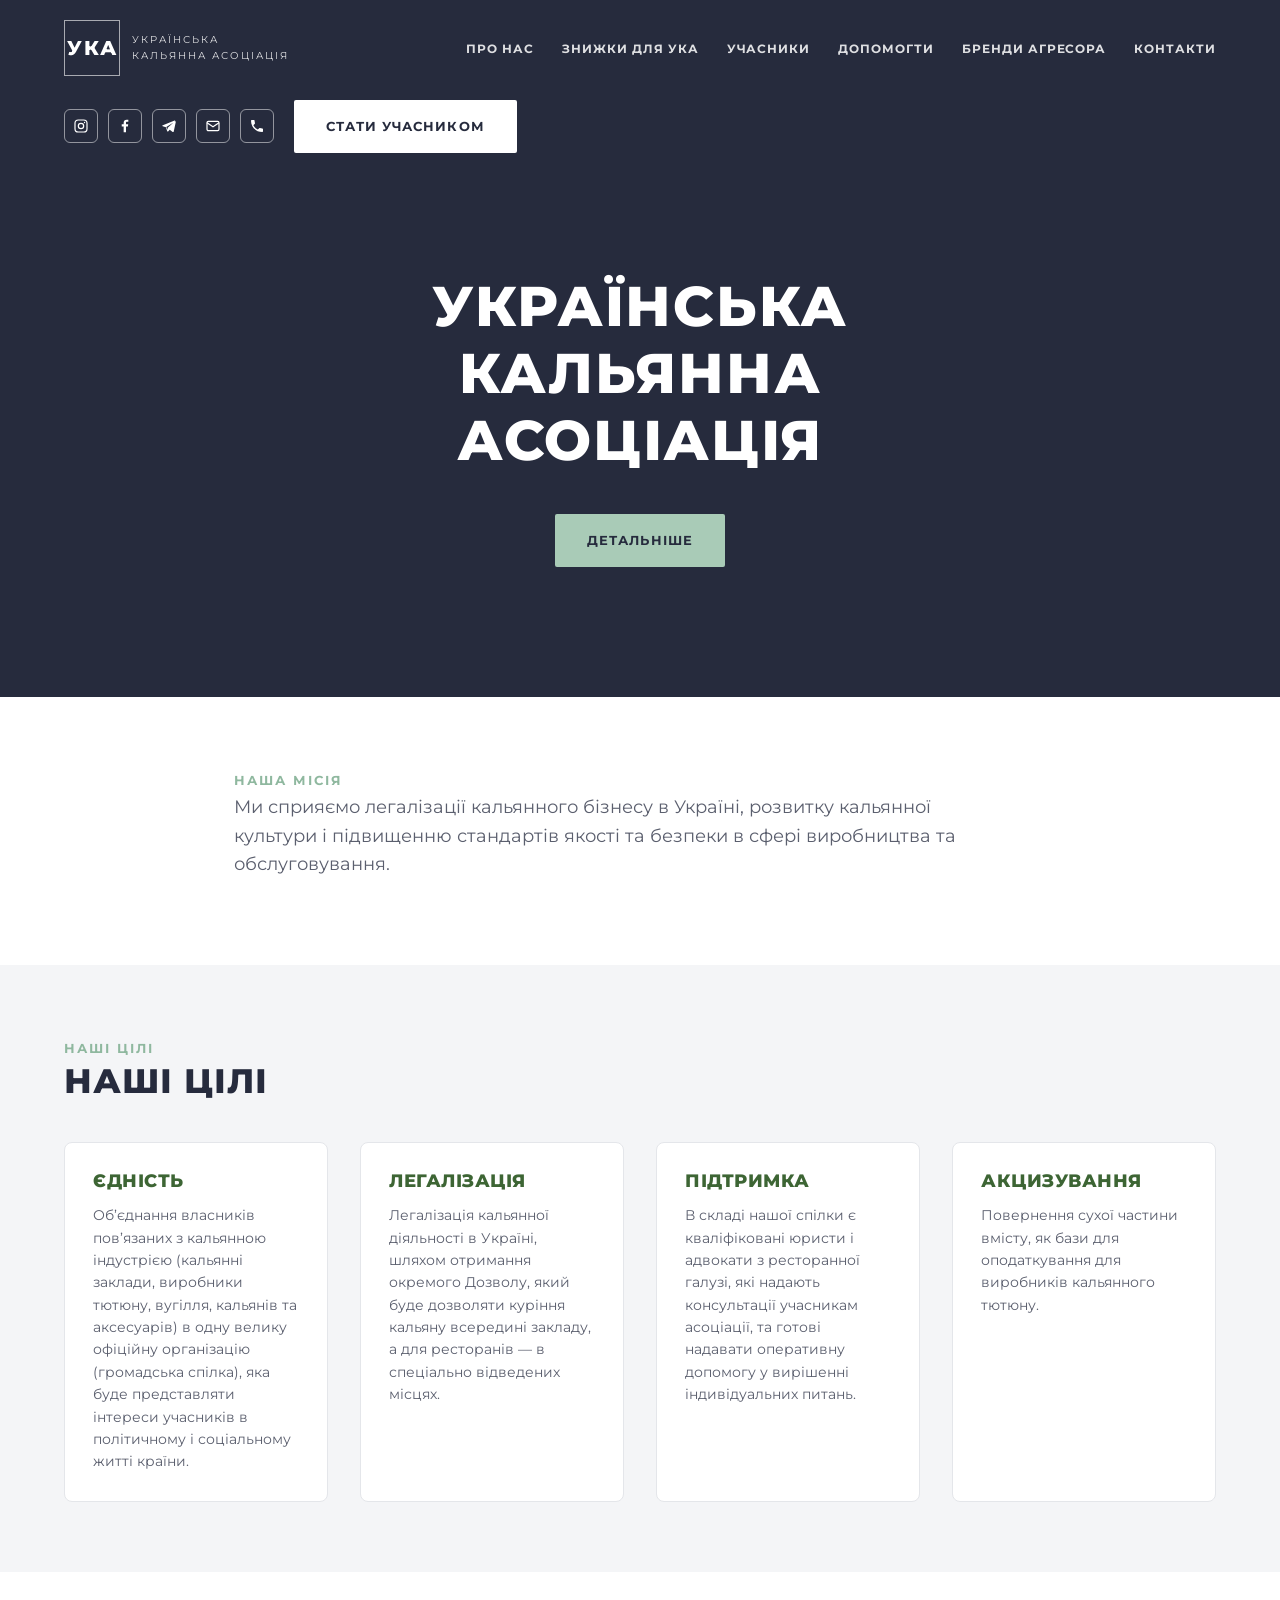
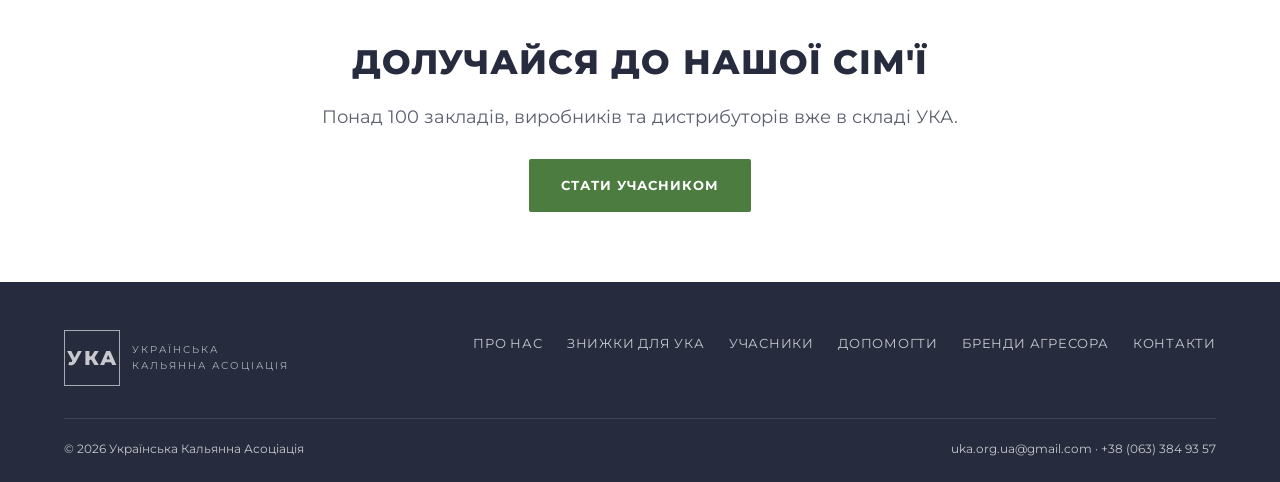
<file: index.html>
<!DOCTYPE html>
<html lang="uk">
<head>
<meta charset="UTF-8">
<meta name="viewport" content="width=device-width, initial-scale=1.0">
<title>Українська Кальянна Асоціація</title>
<meta name="description" content="УКА — спільнота власників кальянного бізнесу в Україні. Легалізація, єдність, підтримка та акцизування галузі.">
<link rel="icon" href="assets/img/favicon.svg">
<link rel="preconnect" href="https://fonts.googleapis.com">
<link href="https://fonts.googleapis.com/css2?family=Montserrat:wght@500;700;800&display=swap" rel="stylesheet">
<link rel="stylesheet" href="assets/css/style.css">
</head>
<body>

<header class="site-header">
  <div class="container header-inner">
    <a href="index.html" class="logo">
      <span class="logo-mark">УКА</span>
      <span class="logo-text">українська<br>кальянна асоціація</span>
    </a>
    <nav class="main-nav">
      <ul>
        <li><a href="about.html">Про нас</a></li>
        <li><a href="partners.html">Знижки для УКА</a></li>
        <li><a href="members.html">Учасники</a></li>
        <li><a href="donate.html">Допомогти</a></li>
        <li><a href="brands.html">Бренди агресора</a></li>
        <li><a href="contact.html">Контакти</a></li>
      </ul>
    </nav>
    <div class="header-actions">
      <ul class="socials">
        <li><a href="https://www.instagram.com/uka.co.ua/" target="_blank" rel="noopener" aria-label="Instagram"><svg viewBox="0 0 24 24" fill="none" stroke="currentColor" stroke-width="1.8"><rect x="3" y="3" width="18" height="18" rx="5"/><circle cx="12" cy="12" r="4"/><circle cx="17.3" cy="6.7" r="1" fill="currentColor" stroke="none"/></svg></a></li>
        <li><a href="https://www.facebook.com/profile.php?id=100087682536276" target="_blank" rel="noopener" aria-label="Facebook"><svg viewBox="0 0 24 24" fill="currentColor"><path d="M13.5 21.5v-8.6h2.9l.4-3.4h-3.3V7.3c0-1 .3-1.6 1.7-1.6h1.8V2.7c-.3 0-1.4-.1-2.6-.1-2.6 0-4.4 1.6-4.4 4.5v2.4H7.1v3.4h2.9v8.6h3.5z"/></svg></a></li>
        <li><a href="https://t.me/uka_org" target="_blank" rel="noopener" aria-label="Telegram"><svg viewBox="0 0 24 24" fill="currentColor"><path d="M21.4 3.4 2.8 10.8c-1.2.5-1.2 1.2-.2 1.5l4.8 1.5 1.8 5.6c.2.6.5.8.9.8.4 0 .6-.2.9-.5l2.1-2 4.4 3.2c.8.5 1.4.2 1.6-.7l3-14c.3-1.2-.5-1.7-1.7-1.3ZM8 13.5l9-5.7c.4-.3.8-.1.5.2l-7.4 6.6-.3 3.2z"/></svg></a></li>
        <li><a href="mailto:uka.org.ua@gmail.com" aria-label="Email"><svg viewBox="0 0 24 24" fill="none" stroke="currentColor" stroke-width="1.8"><rect x="3" y="5" width="18" height="14" rx="2"/><path d="M3 7l9 6 9-6"/></svg></a></li>
        <li><a href="tel:+380633849357" aria-label="Телефон"><svg viewBox="0 0 24 24" fill="currentColor"><path d="M6.6 10.8c1.4 2.8 3.8 5.1 6.6 6.6l2.2-2.2c.3-.3.7-.4 1-.2 1.1.4 2.3.6 3.6.6.6 0 1 .4 1 1V20c0 .6-.4 1-1 1C10.5 21 3 13.5 3 4c0-.6.4-1 1-1h3.4c.6 0 1 .4 1 1 0 1.3.2 2.5.6 3.6.1.4 0 .8-.3 1L6.6 10.8Z"/></svg></a></li>
      </ul>
      <a href="become-member.html" class="btn btn-white">Стати учасником</a>
      <button class="nav-toggle" aria-label="Меню">☰</button>
    </div>
  </div>
</header>

<section class="hero">
  <div class="container">
    <h1>Українська<br>Кальянна<br>Асоціація</h1>
    <a href="about.html" class="btn btn-mint">Детальніше</a>
  </div>
</section>

<section>
  <div class="container section-narrow">
    <span class="eyebrow">Наша місія</span>
    <p class="lead">Ми сприяємо легалізації кальянного бізнесу в Україні, розвитку кальянної культури і підвищенню стандартів якості та безпеки в сфері виробництва та обслуговування.</p>
  </div>
</section>

<section class="section-alt">
  <div class="container">
    <span class="eyebrow">Наші цілі</span>
    <h2>Наші цілі</h2>
    <div class="goals-grid">
      <div class="goal-card">
        <h3>Єдність</h3>
        <p>Об’єднання власників пов’язаних з кальянною індустрією (кальянні заклади, виробники тютюну, вугілля, кальянів та аксесуарів) в одну велику офіційну організацію (громадська спілка), яка буде представляти інтереси учасників в політичному і соціальному житті країни.</p>
      </div>
      <div class="goal-card">
        <h3>Легалізація</h3>
        <p>Легалізація кальянної діяльності в Україні, шляхом отримання окремого Дозволу, який буде дозволяти куріння кальяну всередині закладу, а для ресторанів — в спеціально відведених місцях.</p>
      </div>
      <div class="goal-card">
        <h3>Підтримка</h3>
        <p>В складі нашої спілки є кваліфіковані юристи і адвокати з ресторанної галузі, які надають консультації учасникам асоціації, та готові надавати оперативну допомогу у вирішенні індивідуальних питань.</p>
      </div>
      <div class="goal-card">
        <h3>Акцизування</h3>
        <p>Повернення сухої частини вмісту, як бази для оподаткування для виробників кальянного тютюну.</p>
      </div>
    </div>
  </div>
</section>

<section>
  <div class="container" style="text-align:center;">
    <h2>Долучайся до нашої сім'ї</h2>
    <p class="lead" style="margin:0 auto 28px;">Понад 100 закладів, виробників та дистрибуторів вже в складі УКА.</p>
    <a href="become-member.html" class="btn" style="background:var(--green); color:#fff;">Стати учасником</a>
  </div>
</section>

<footer class="site-footer">
  <div class="container">
    <div class="footer-top">
      <div class="logo">
        <span class="logo-mark">УКА</span>
        <span class="logo-text">українська<br>кальянна асоціація</span>
      </div>
      <nav class="footer-nav">
        <ul>
          <li><a href="about.html">Про нас</a></li>
          <li><a href="partners.html">Знижки для УКА</a></li>
          <li><a href="members.html">Учасники</a></li>
          <li><a href="donate.html">Допомогти</a></li>
          <li><a href="brands.html">Бренди агресора</a></li>
          <li><a href="contact.html">Контакти</a></li>
        </ul>
      </nav>
    </div>
    <div class="footer-bottom">
      <span>© <span id="year"></span> Українська Кальянна Асоціація</span>
      <span>uka.org.ua@gmail.com · +38 (063) 384 93 57</span>
    </div>
  </div>
</footer>

<script src="assets/js/main.js"></script>
</body>
</html>
</file>
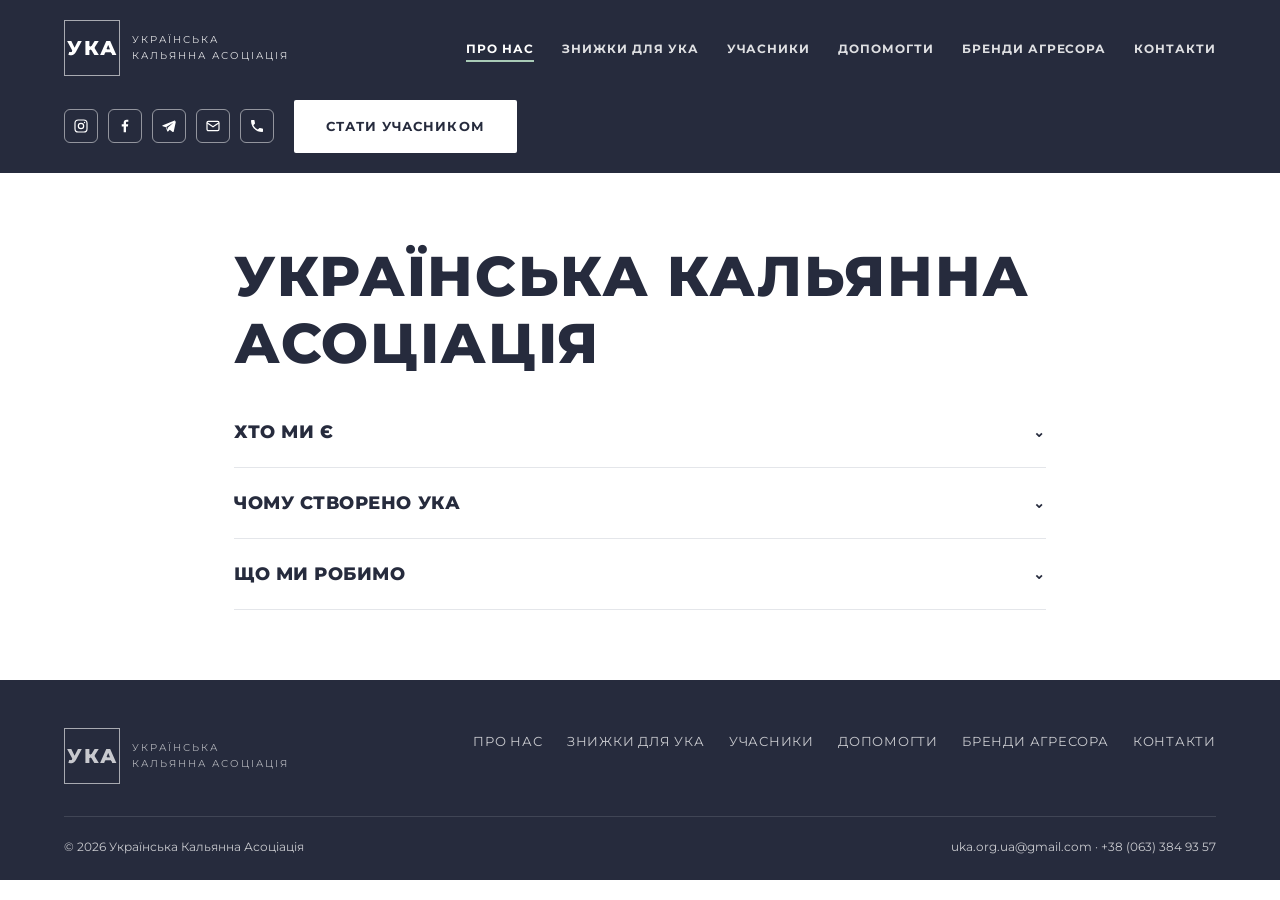
<file: about.html>
<!DOCTYPE html>
<html lang="uk">
<head>
<meta charset="UTF-8">
<meta name="viewport" content="width=device-width, initial-scale=1.0">
<title>Про нас — УКА</title>
<link rel="icon" href="assets/img/favicon.svg">
<link rel="preconnect" href="https://fonts.googleapis.com">
<link href="https://fonts.googleapis.com/css2?family=Montserrat:wght@500;700;800&display=swap" rel="stylesheet">
<link rel="stylesheet" href="assets/css/style.css">
</head>
<body>

<header class="site-header header-green">
  <div class="container header-inner">
    <a href="index.html" class="logo">
      <span class="logo-mark">УКА</span>
      <span class="logo-text">українська<br>кальянна асоціація</span>
    </a>
    <nav class="main-nav">
      <ul>
        <li><a href="about.html">Про нас</a></li>
        <li><a href="partners.html">Знижки для УКА</a></li>
        <li><a href="members.html">Учасники</a></li>
        <li><a href="donate.html">Допомогти</a></li>
        <li><a href="brands.html">Бренди агресора</a></li>
        <li><a href="contact.html">Контакти</a></li>
      </ul>
    </nav>
    <div class="header-actions">
      <ul class="socials">
        <li><a href="https://www.instagram.com/uka.co.ua/" target="_blank" rel="noopener" aria-label="Instagram"><svg viewBox="0 0 24 24" fill="none" stroke="currentColor" stroke-width="1.8"><rect x="3" y="3" width="18" height="18" rx="5"/><circle cx="12" cy="12" r="4"/><circle cx="17.3" cy="6.7" r="1" fill="currentColor" stroke="none"/></svg></a></li>
        <li><a href="https://www.facebook.com/profile.php?id=100087682536276" target="_blank" rel="noopener" aria-label="Facebook"><svg viewBox="0 0 24 24" fill="currentColor"><path d="M13.5 21.5v-8.6h2.9l.4-3.4h-3.3V7.3c0-1 .3-1.6 1.7-1.6h1.8V2.7c-.3 0-1.4-.1-2.6-.1-2.6 0-4.4 1.6-4.4 4.5v2.4H7.1v3.4h2.9v8.6h3.5z"/></svg></a></li>
        <li><a href="https://t.me/uka_org" target="_blank" rel="noopener" aria-label="Telegram"><svg viewBox="0 0 24 24" fill="currentColor"><path d="M21.4 3.4 2.8 10.8c-1.2.5-1.2 1.2-.2 1.5l4.8 1.5 1.8 5.6c.2.6.5.8.9.8.4 0 .6-.2.9-.5l2.1-2 4.4 3.2c.8.5 1.4.2 1.6-.7l3-14c.3-1.2-.5-1.7-1.7-1.3ZM8 13.5l9-5.7c.4-.3.8-.1.5.2l-7.4 6.6-.3 3.2z"/></svg></a></li>
        <li><a href="mailto:uka.org.ua@gmail.com" aria-label="Email"><svg viewBox="0 0 24 24" fill="none" stroke="currentColor" stroke-width="1.8"><rect x="3" y="5" width="18" height="14" rx="2"/><path d="M3 7l9 6 9-6"/></svg></a></li>
        <li><a href="tel:+380633849357" aria-label="Телефон"><svg viewBox="0 0 24 24" fill="currentColor"><path d="M6.6 10.8c1.4 2.8 3.8 5.1 6.6 6.6l2.2-2.2c.3-.3.7-.4 1-.2 1.1.4 2.3.6 3.6.6.6 0 1 .4 1 1V20c0 .6-.4 1-1 1C10.5 21 3 13.5 3 4c0-.6.4-1 1-1h3.4c.6 0 1 .4 1 1 0 1.3.2 2.5.6 3.6.1.4 0 .8-.3 1L6.6 10.8Z"/></svg></a></li>
      </ul>
      <a href="become-member.html" class="btn btn-white">Стати учасником</a>
      <button class="nav-toggle" aria-label="Меню">☰</button>
    </div>
  </div>
</header>

<section>
  <div class="container section-narrow">
    <h1>Українська кальянна асоціація</h1>

    <div class="accordion">
      <div class="accordion-item">
        <button class="accordion-trigger">Хто ми є <span class="chevron">⌄</span></button>
        <div class="accordion-panel">
          <div class="accordion-panel-inner">
            <p>Українська кальянна асоціація (далі УКА) — це спільнота молодих та амбітних власників кальянного бізнесу. Наразі в нашій структурі близько 100 власників кальян-барів та ресторанів з кальянами, виробники кальянного тютюну, вугілля та кальянних аксесуарів. Спільнота офіційно зареєстрована як неприбуткова Громадська Спілка.</p>
          </div>
        </div>
      </div>

      <div class="accordion-item">
        <button class="accordion-trigger">Чому створено УКА <span class="chevron">⌄</span></button>
        <div class="accordion-panel">
          <div class="accordion-panel-inner">
            <p>11 липня 2022 року набули чинності зміни до Закону України №2899-IV, який ПОВНІСТЬЮ ЗАБОРОНЯЄ всі види паління кальяну в приміщеннях ресторанів, барів всіх типів.
УКА підтримує бажання Влади захистити некурячих людей від шкоди пасивного паління і пропонує відвести спеціальні місця (кальян-бари) щоб не обмежувати права тих, хто усвідомлено обрав куріння кальяну. Але ми повністю розділяємо заборону куріння цигарок, вейпів, айкосів і т.п.</p>
          </div>
        </div>
      </div>

      <div class="accordion-item">
        <button class="accordion-trigger">Що ми робимо <span class="chevron">⌄</span></button>
        <div class="accordion-panel">
          <div class="accordion-panel-inner">
            <p>Наразі ми розробляємо законопроект, який дозволить закладу ресторанного типу стати кальян-баром через придбання окремого дозволу на паління і продаж кальяну, якщо він відповідає наступним вимогам:</p>
            <ul style="list-style:disc; padding-left:20px; color:var(--text-muted); margin-bottom:16px;">
              <li>Наявність системи вентиляції, що дозволяє не перевищувати максимальні безпечні значення оксиду вуглецю в повітрі.</li>
              <li>Наявність технічного паспорту вентиляційно-витяжної системи.</li>
              <li>Наявність наочної інформації, що складається з графічного знака і тексту: «Кальянний заклад. Куріння шкодить Вашому здоров'ю! Пасивне куріння небезпечне так само, як і активне!»</li>
              <li>Наявність вогнегасників згідно вимог правил експлуатації та типових норм належності вогнегасників.</li>
              <li>Наявність системи контролю щодо недопущення осіб молодше 18 років.</li>
            </ul>
            <p>Виробничо-господарська діяльність кальянного закладу який функціонує як відокремлена частина закладу ресторанного господарства може здійснюватись за умови відокремлення такої частини приміщення, щоб люди, які не курять, не мали потреби її відвідувати (частина приміщення повинна бути просторово замкнутою, такою, щоб її можна було зачинити, та не повинна служити проходом до інших приміщень).</p>
          </div>
        </div>
      </div>
    </div>
  </div>
</section>

<footer class="site-footer">
  <div class="container">
    <div class="footer-top">
      <div class="logo">
        <span class="logo-mark">УКА</span>
        <span class="logo-text">українська<br>кальянна асоціація</span>
      </div>
      <nav class="footer-nav">
        <ul>
          <li><a href="about.html">Про нас</a></li>
          <li><a href="partners.html">Знижки для УКА</a></li>
          <li><a href="members.html">Учасники</a></li>
          <li><a href="donate.html">Допомогти</a></li>
          <li><a href="brands.html">Бренди агресора</a></li>
          <li><a href="contact.html">Контакти</a></li>
        </ul>
      </nav>
    </div>
    <div class="footer-bottom">
      <span>© <span id="year"></span> Українська Кальянна Асоціація</span>
      <span>uka.org.ua@gmail.com · +38 (063) 384 93 57</span>
    </div>
  </div>
</footer>

<script src="assets/js/main.js"></script>
</body>
</html>
</file>
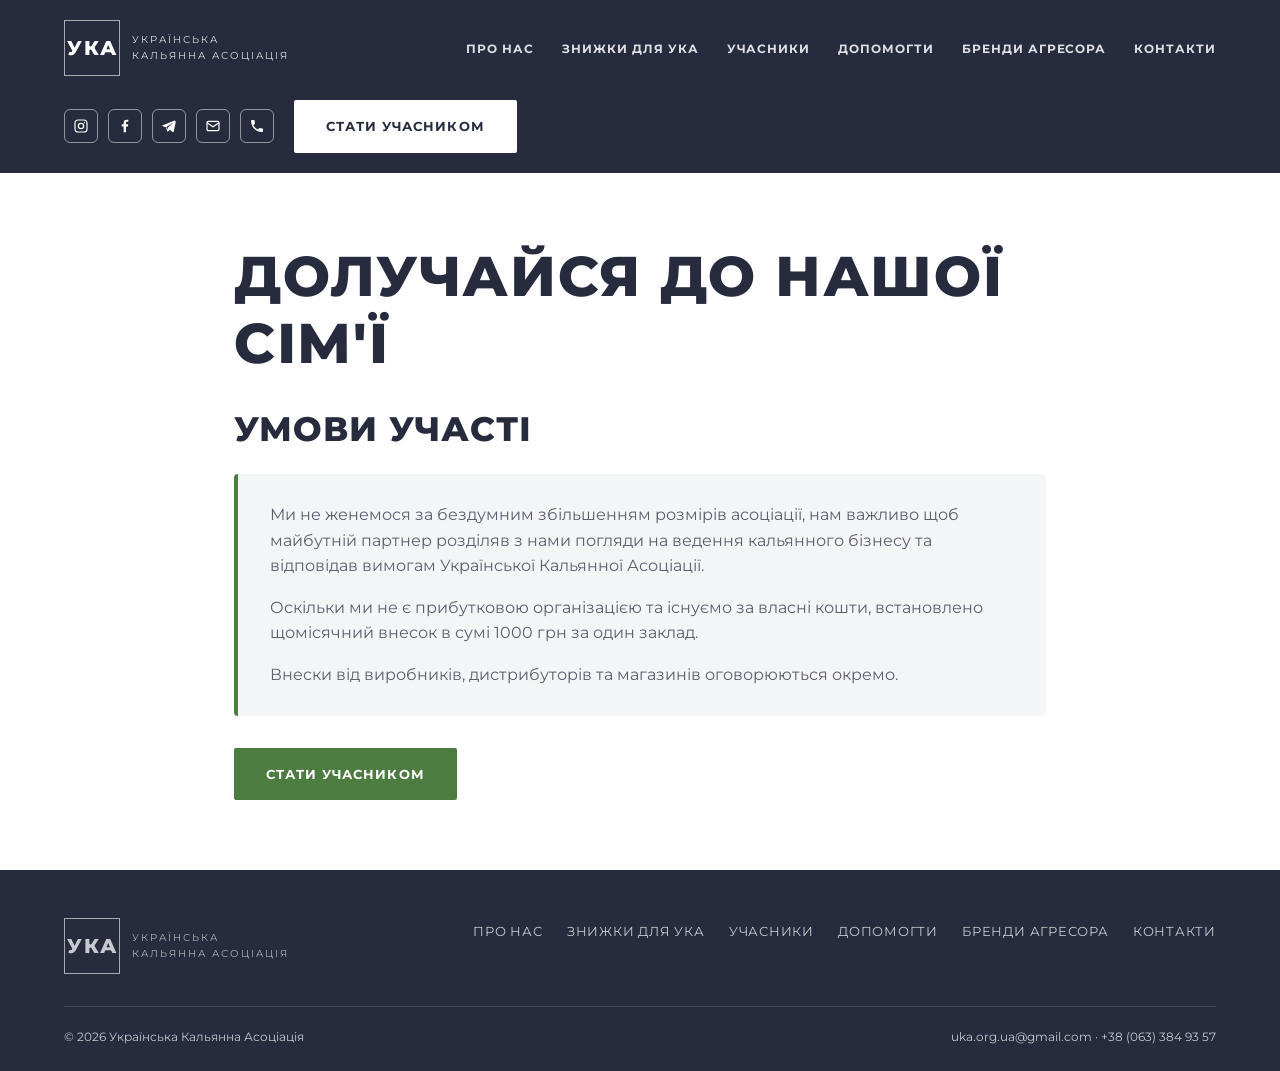
<file: become-member.html>
<!DOCTYPE html>
<html lang="uk">
<head>
<meta charset="UTF-8">
<meta name="viewport" content="width=device-width, initial-scale=1.0">
<title>Стати учасником — УКА</title>
<link rel="icon" href="assets/img/favicon.svg">
<link rel="preconnect" href="https://fonts.googleapis.com">
<link href="https://fonts.googleapis.com/css2?family=Montserrat:wght@500;700;800&display=swap" rel="stylesheet">
<link rel="stylesheet" href="assets/css/style.css">
</head>
<body>

<header class="site-header header-green">
  <div class="container header-inner">
    <a href="index.html" class="logo">
      <span class="logo-mark">УКА</span>
      <span class="logo-text">українська<br>кальянна асоціація</span>
    </a>
    <nav class="main-nav">
      <ul>
        <li><a href="about.html">Про нас</a></li>
        <li><a href="partners.html">Знижки для УКА</a></li>
        <li><a href="members.html">Учасники</a></li>
        <li><a href="donate.html">Допомогти</a></li>
        <li><a href="brands.html">Бренди агресора</a></li>
        <li><a href="contact.html">Контакти</a></li>
      </ul>
    </nav>
    <div class="header-actions">
      <ul class="socials">
        <li><a href="https://www.instagram.com/uka.co.ua/" target="_blank" rel="noopener" aria-label="Instagram"><svg viewBox="0 0 24 24" fill="none" stroke="currentColor" stroke-width="1.8"><rect x="3" y="3" width="18" height="18" rx="5"/><circle cx="12" cy="12" r="4"/><circle cx="17.3" cy="6.7" r="1" fill="currentColor" stroke="none"/></svg></a></li>
        <li><a href="https://www.facebook.com/profile.php?id=100087682536276" target="_blank" rel="noopener" aria-label="Facebook"><svg viewBox="0 0 24 24" fill="currentColor"><path d="M13.5 21.5v-8.6h2.9l.4-3.4h-3.3V7.3c0-1 .3-1.6 1.7-1.6h1.8V2.7c-.3 0-1.4-.1-2.6-.1-2.6 0-4.4 1.6-4.4 4.5v2.4H7.1v3.4h2.9v8.6h3.5z"/></svg></a></li>
        <li><a href="https://t.me/uka_org" target="_blank" rel="noopener" aria-label="Telegram"><svg viewBox="0 0 24 24" fill="currentColor"><path d="M21.4 3.4 2.8 10.8c-1.2.5-1.2 1.2-.2 1.5l4.8 1.5 1.8 5.6c.2.6.5.8.9.8.4 0 .6-.2.9-.5l2.1-2 4.4 3.2c.8.5 1.4.2 1.6-.7l3-14c.3-1.2-.5-1.7-1.7-1.3ZM8 13.5l9-5.7c.4-.3.8-.1.5.2l-7.4 6.6-.3 3.2z"/></svg></a></li>
        <li><a href="mailto:uka.org.ua@gmail.com" aria-label="Email"><svg viewBox="0 0 24 24" fill="none" stroke="currentColor" stroke-width="1.8"><rect x="3" y="5" width="18" height="14" rx="2"/><path d="M3 7l9 6 9-6"/></svg></a></li>
        <li><a href="tel:+380633849357" aria-label="Телефон"><svg viewBox="0 0 24 24" fill="currentColor"><path d="M6.6 10.8c1.4 2.8 3.8 5.1 6.6 6.6l2.2-2.2c.3-.3.7-.4 1-.2 1.1.4 2.3.6 3.6.6.6 0 1 .4 1 1V20c0 .6-.4 1-1 1C10.5 21 3 13.5 3 4c0-.6.4-1 1-1h3.4c.6 0 1 .4 1 1 0 1.3.2 2.5.6 3.6.1.4 0 .8-.3 1L6.6 10.8Z"/></svg></a></li>
      </ul>
      <a href="become-member.html" class="btn btn-white">Стати учасником</a>
      <button class="nav-toggle" aria-label="Меню">☰</button>
    </div>
  </div>
</header>

<section>
  <div class="container section-narrow">
    <h1>Долучайся до нашої сім'ї</h1>
    <h2 style="margin-top:32px;">Умови участі</h2>
    <div class="terms-box">
      <p style="margin-bottom:16px;">Ми не женемося за бездумним збільшенням розмірів асоціації, нам важливо щоб майбутній партнер розділяв з нами погляди на ведення кальянного бізнесу та відповідав вимогам Української Кальянної Асоціації.</p>
      <p style="margin-bottom:16px;">Оскільки ми не є прибутковою організацією та існуємо за власні кошти, встановлено щомісячний внесок в сумі 1000 грн за один заклад.</p>
      <p style="margin:0;">Внески від виробників, дистрибуторів та магазинів оговорюються окремо.</p>
    </div>
    <a href="contact.html" class="btn" style="background:var(--green); color:#fff;">Стати учасником</a>
  </div>
</section>

<footer class="site-footer">
  <div class="container">
    <div class="footer-top">
      <div class="logo">
        <span class="logo-mark">УКА</span>
        <span class="logo-text">українська<br>кальянна асоціація</span>
      </div>
      <nav class="footer-nav">
        <ul>
          <li><a href="about.html">Про нас</a></li>
          <li><a href="partners.html">Знижки для УКА</a></li>
          <li><a href="members.html">Учасники</a></li>
          <li><a href="donate.html">Допомогти</a></li>
          <li><a href="brands.html">Бренди агресора</a></li>
          <li><a href="contact.html">Контакти</a></li>
        </ul>
      </nav>
    </div>
    <div class="footer-bottom">
      <span>© <span id="year"></span> Українська Кальянна Асоціація</span>
      <span>uka.org.ua@gmail.com · +38 (063) 384 93 57</span>
    </div>
  </div>
</footer>

<script src="assets/js/main.js"></script>
</body>
</html>
</file>
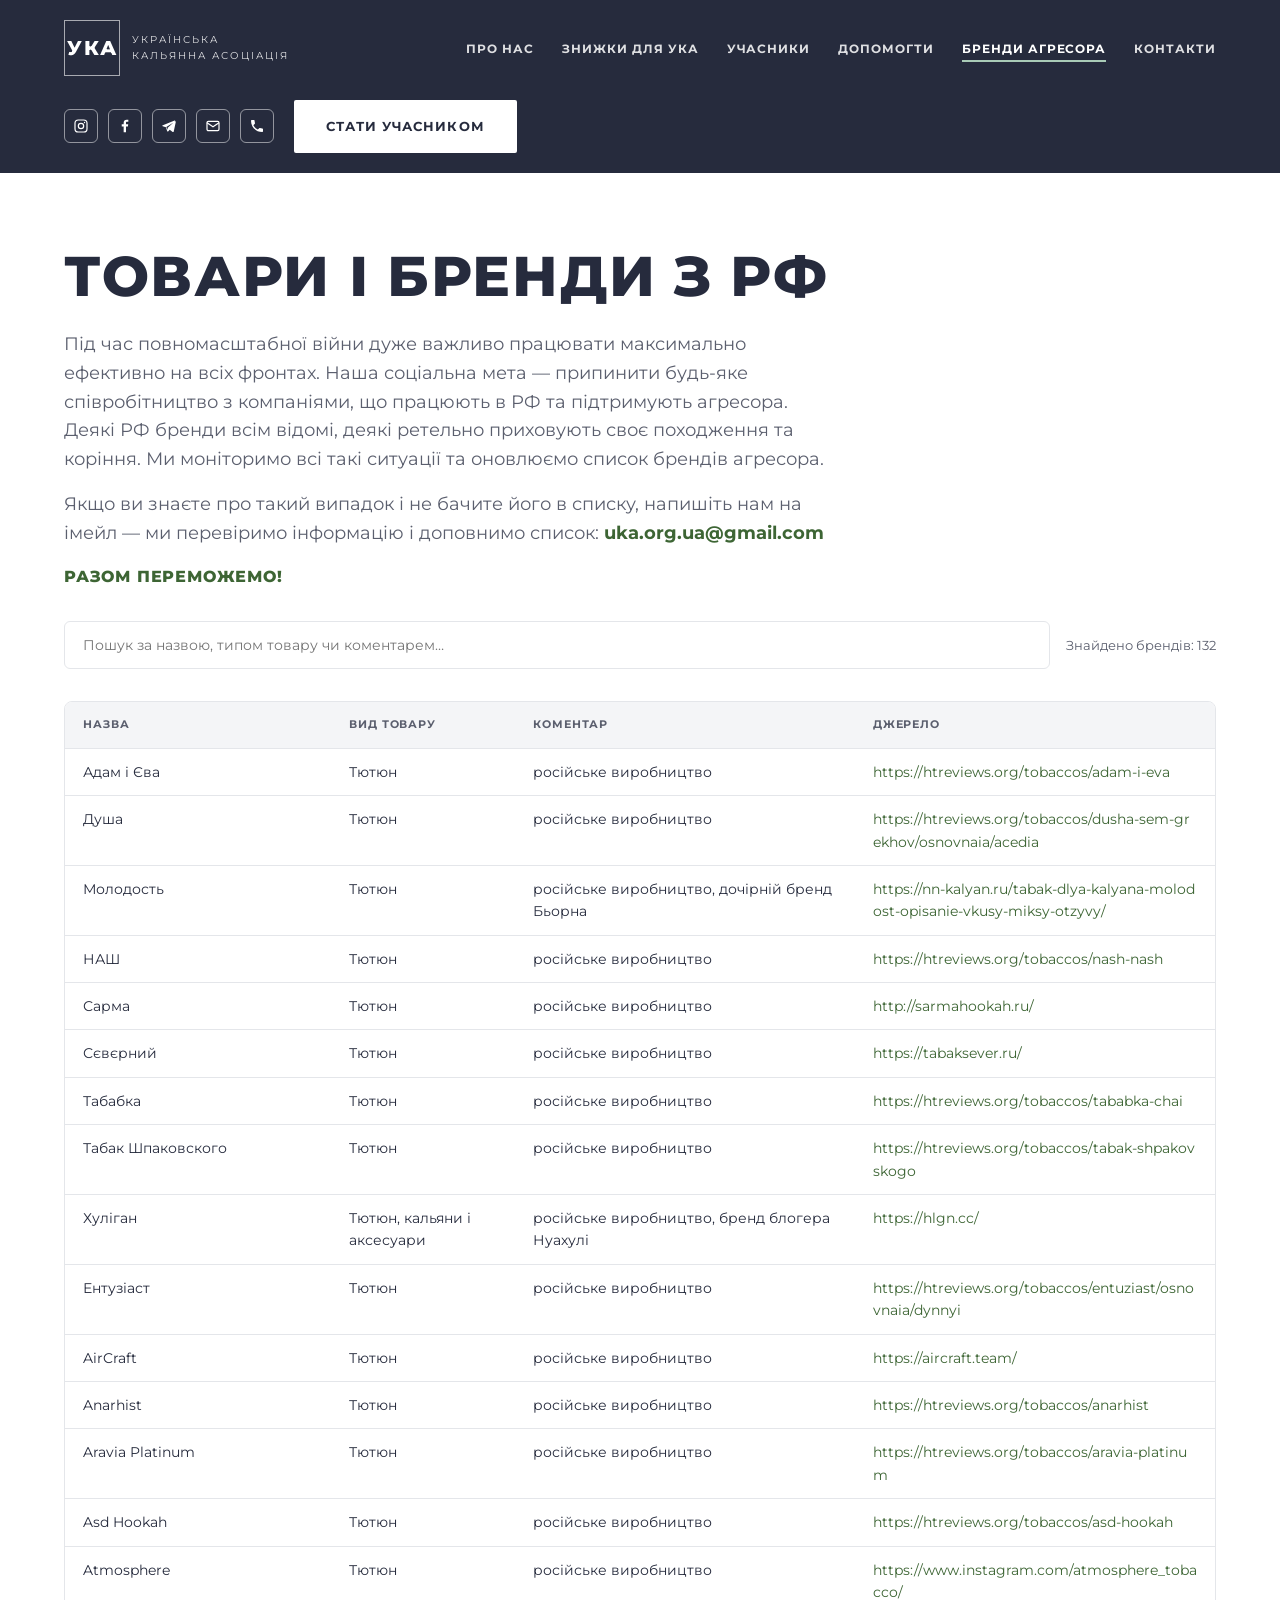
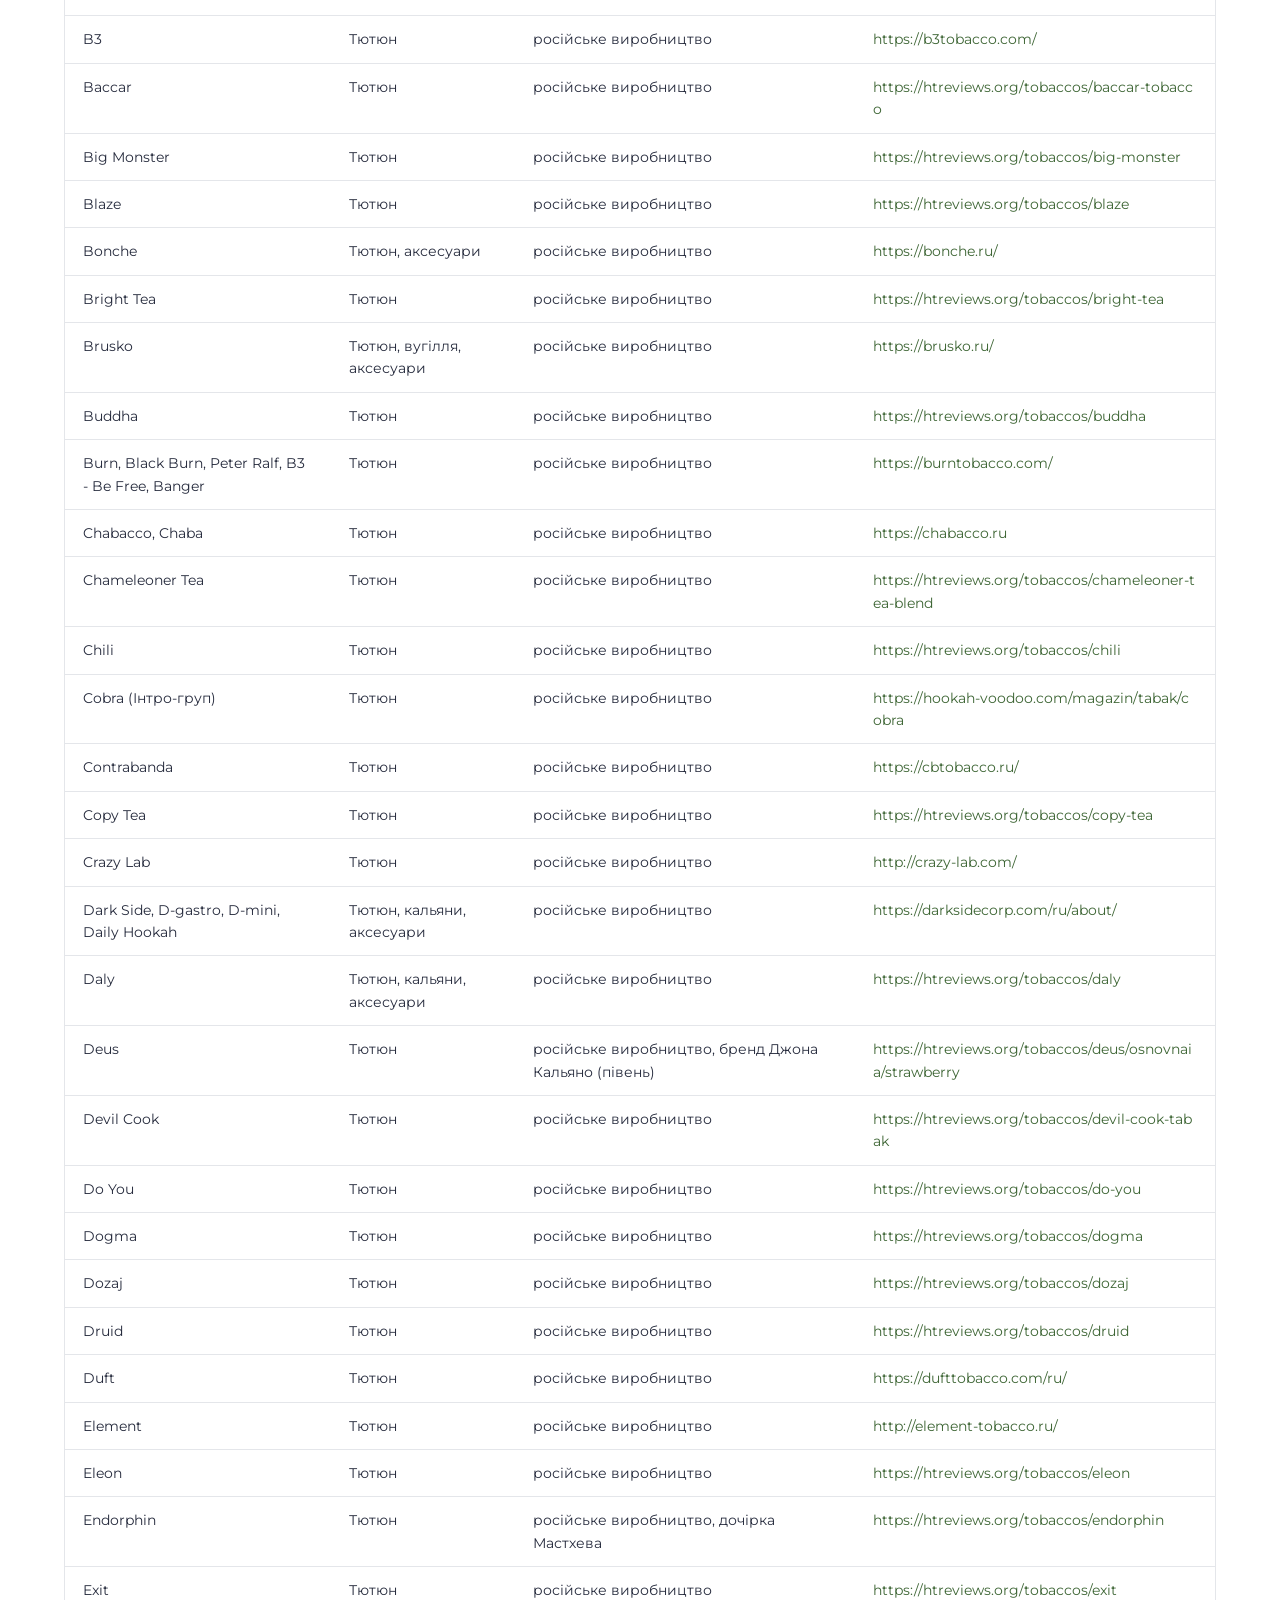
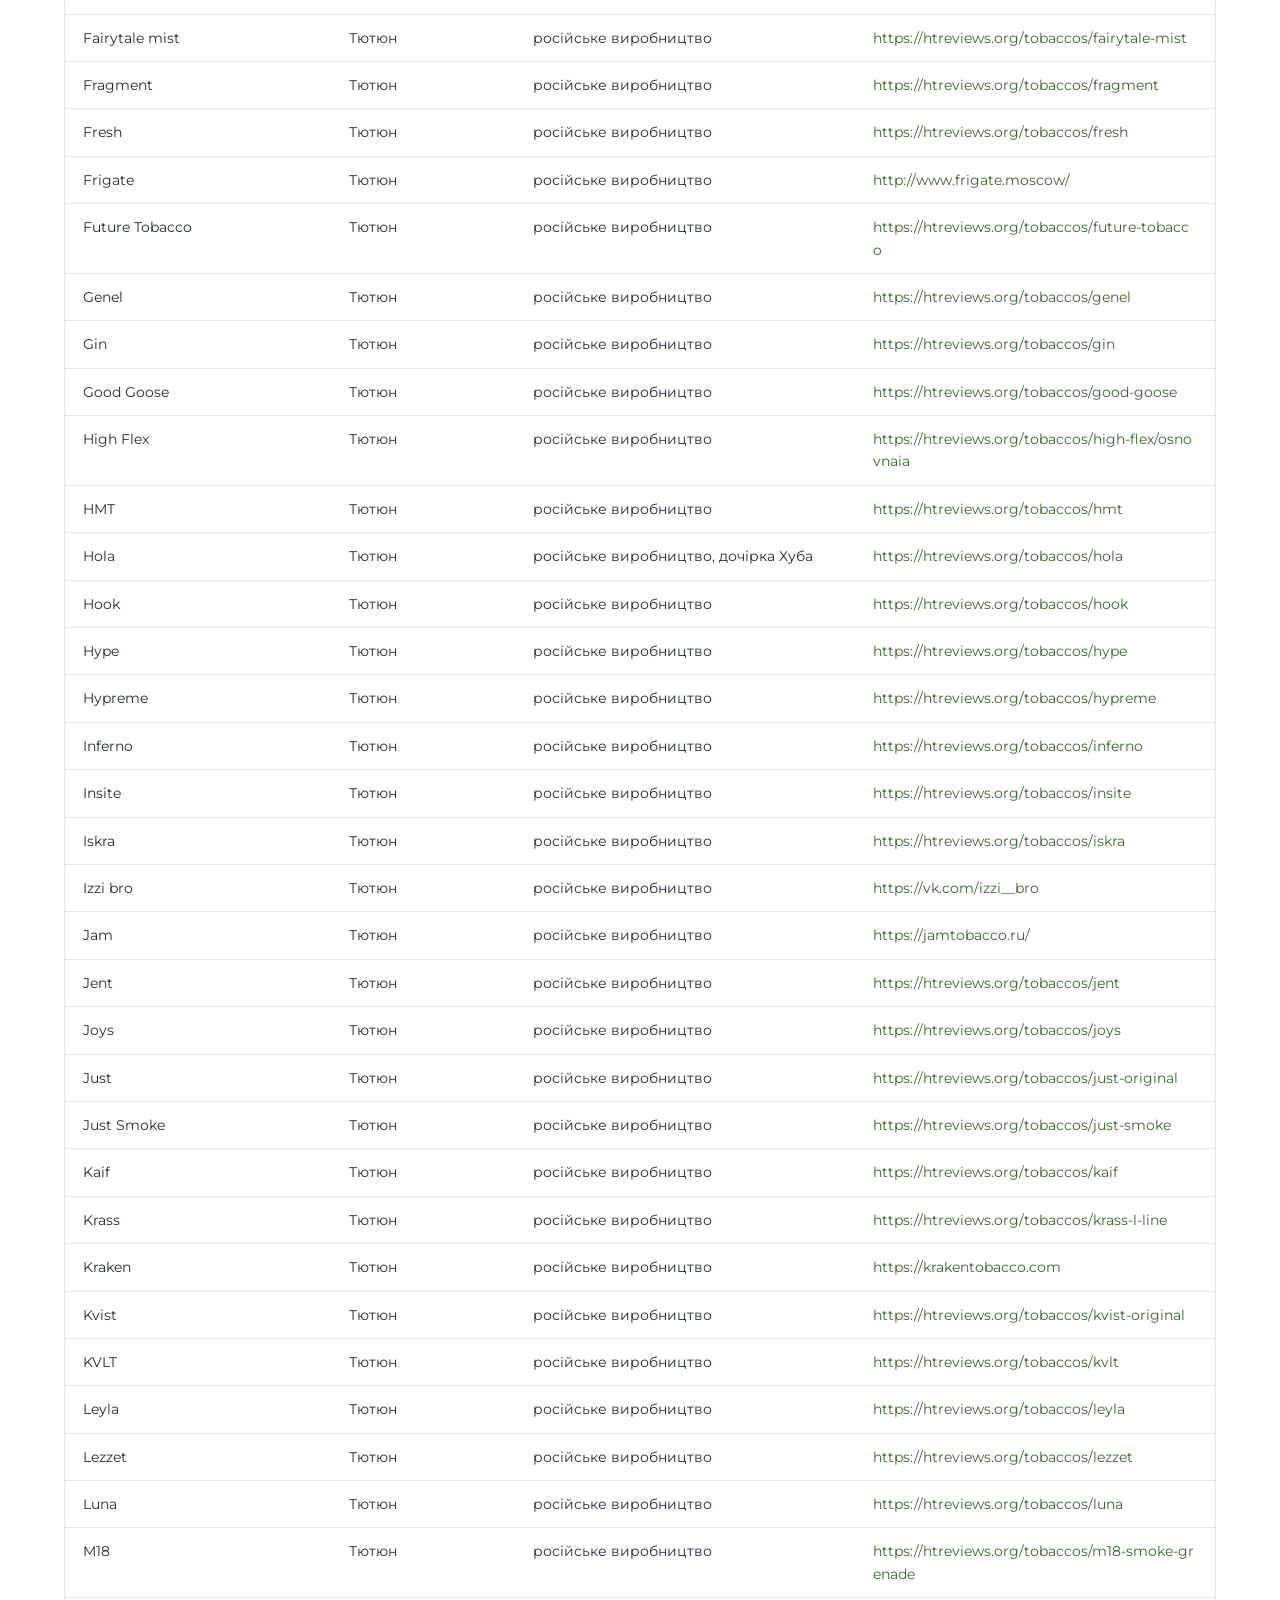
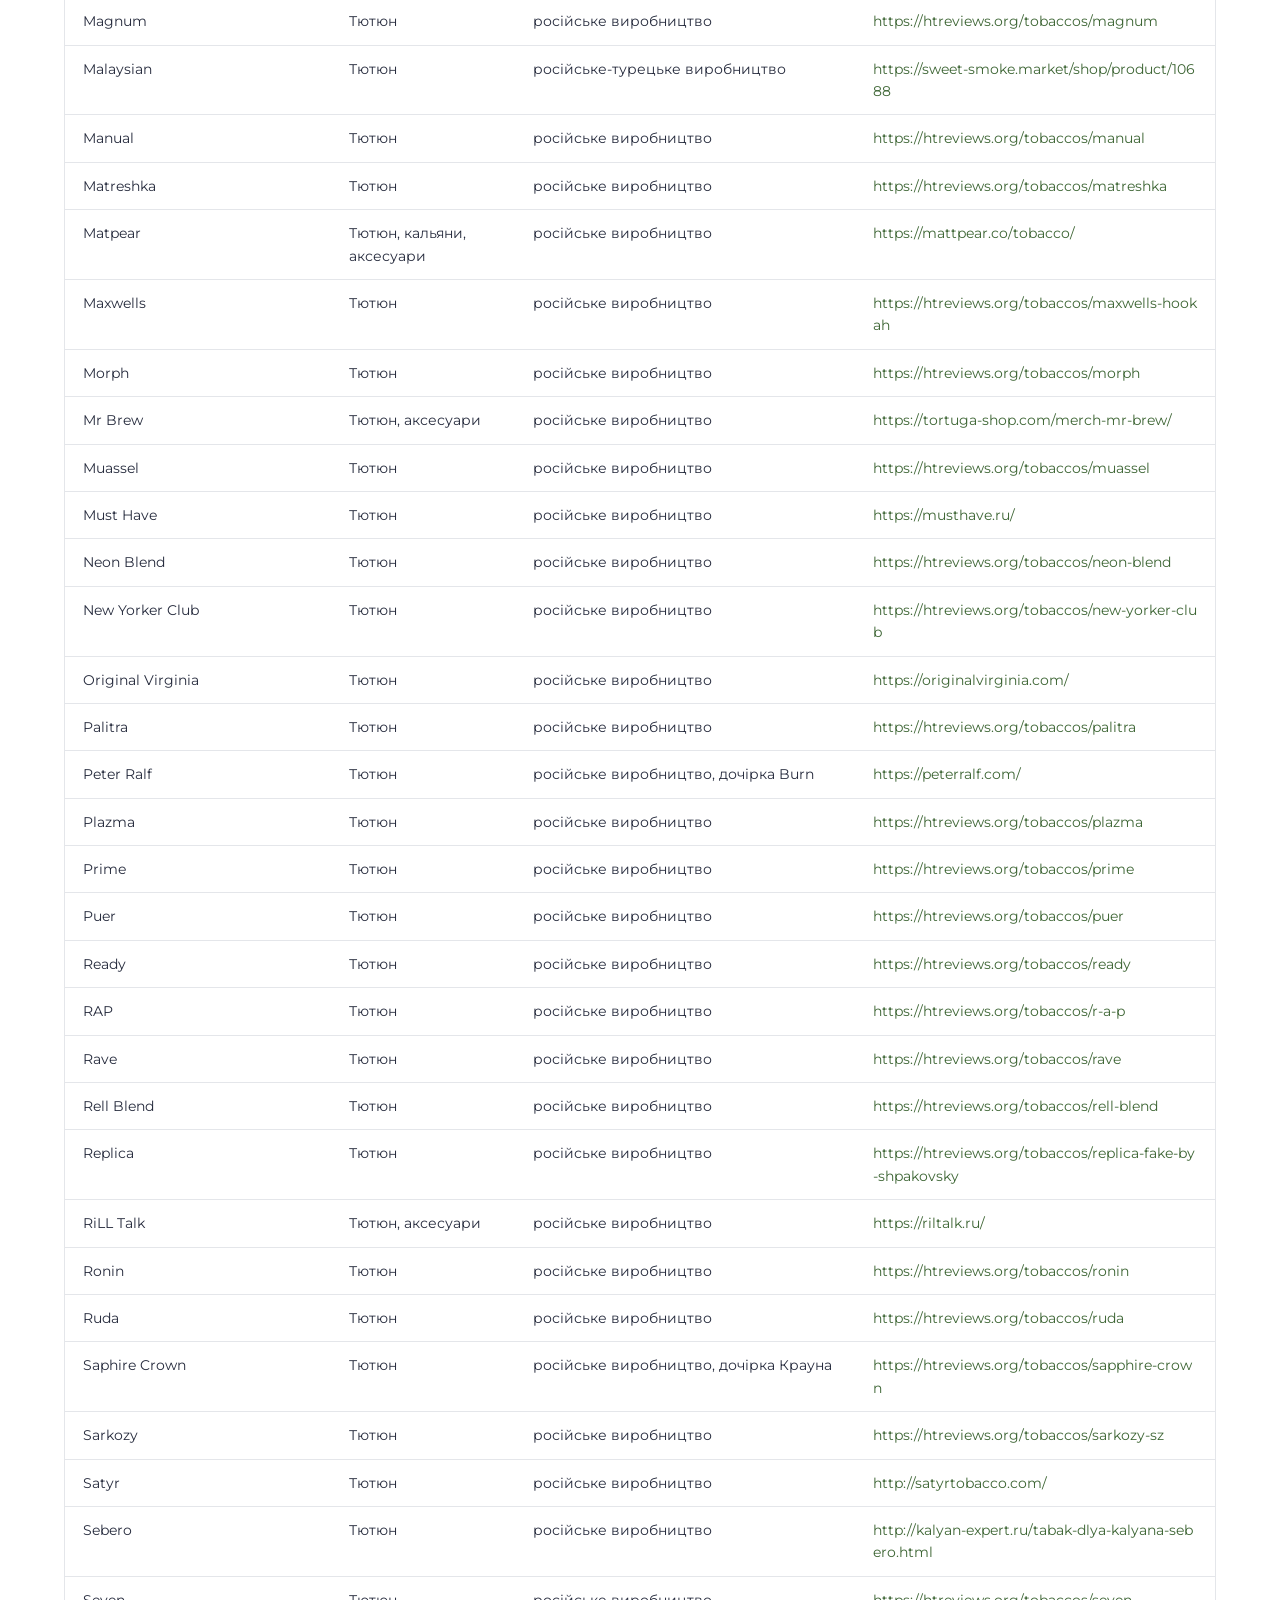
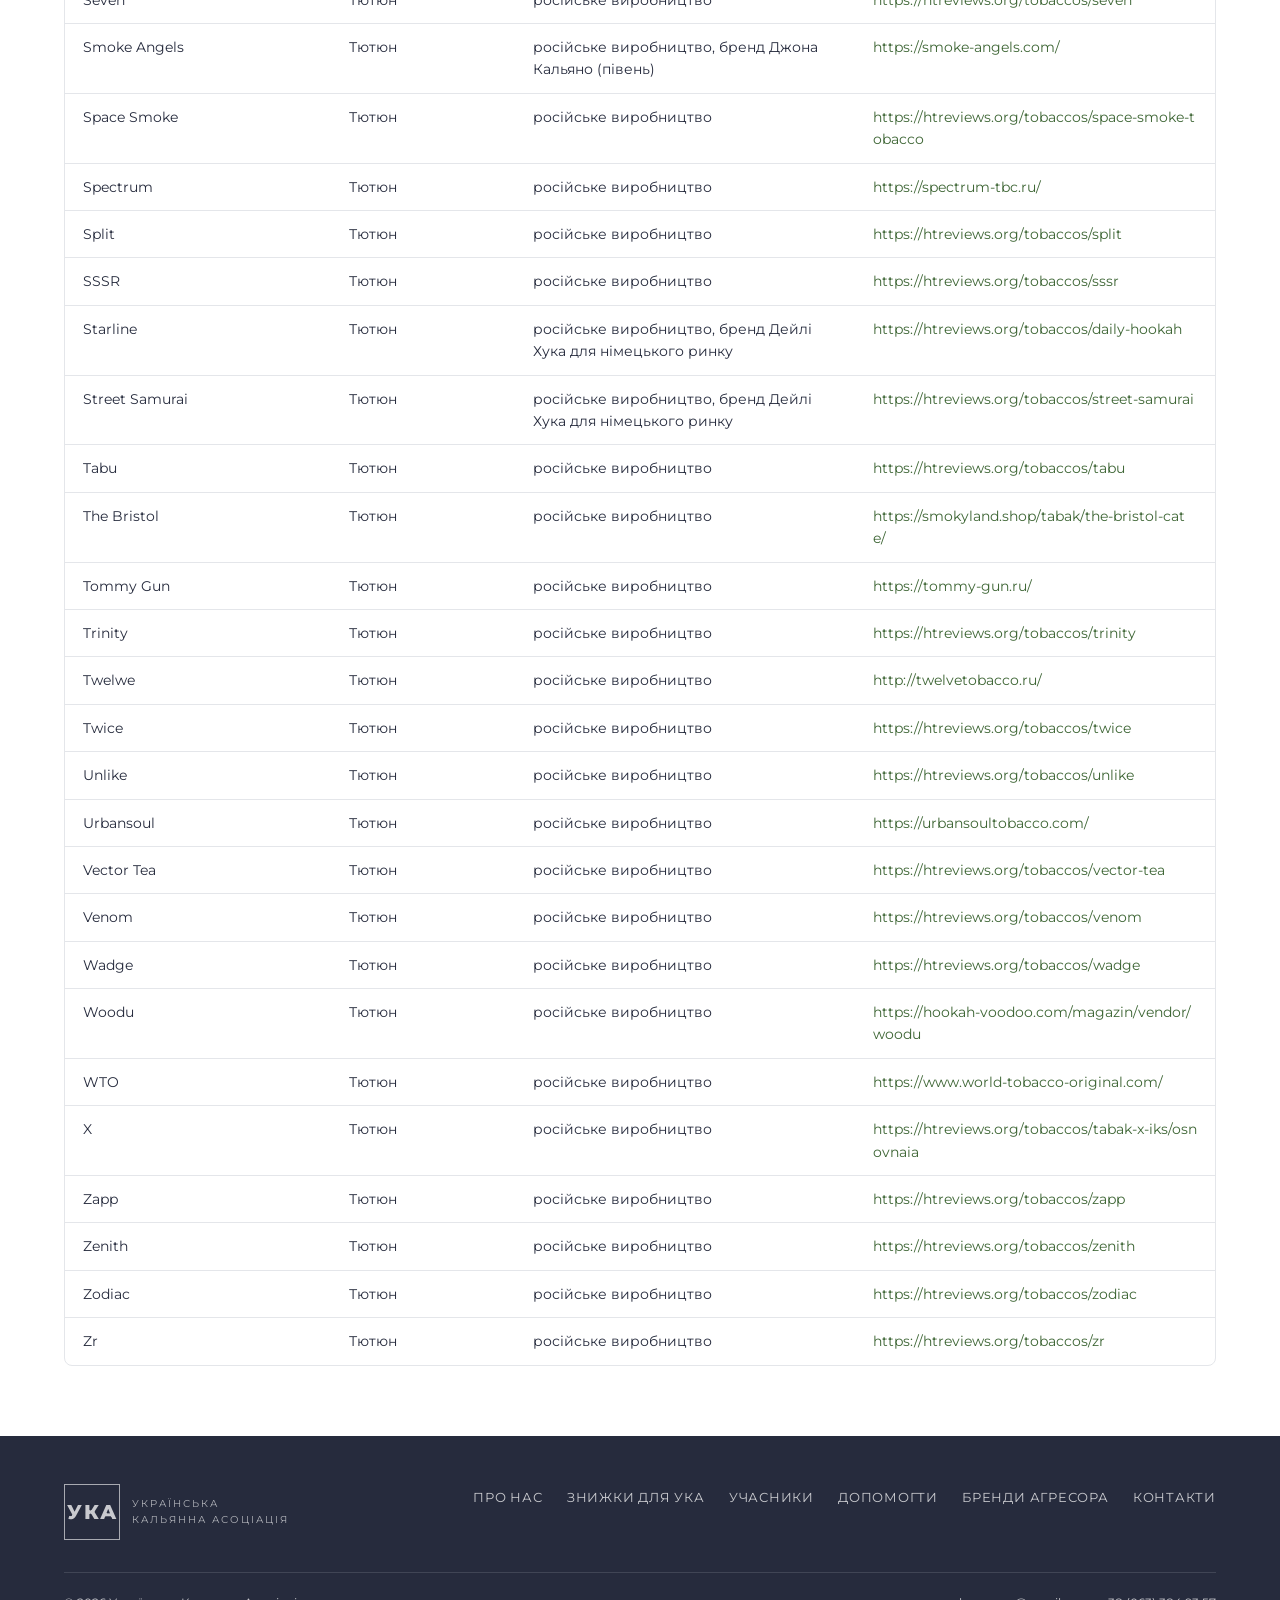
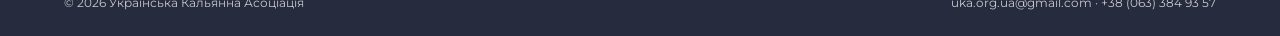
<file: brands.html>
<!DOCTYPE html>
<html lang="uk">
<head>
<meta charset="UTF-8">
<meta name="viewport" content="width=device-width, initial-scale=1.0">
<title>Товари і бренди з РФ — УКА</title>
<link rel="icon" href="assets/img/favicon.svg">
<link rel="preconnect" href="https://fonts.googleapis.com">
<link href="https://fonts.googleapis.com/css2?family=Montserrat:wght@500;700;800&display=swap" rel="stylesheet">
<link rel="stylesheet" href="assets/css/style.css">
</head>
<body>

<header class="site-header header-green">
  <div class="container header-inner">
    <a href="index.html" class="logo">
      <span class="logo-mark">УКА</span>
      <span class="logo-text">українська<br>кальянна асоціація</span>
    </a>
    <nav class="main-nav">
      <ul>
        <li><a href="about.html">Про нас</a></li>
        <li><a href="partners.html">Знижки для УКА</a></li>
        <li><a href="members.html">Учасники</a></li>
        <li><a href="donate.html">Допомогти</a></li>
        <li><a href="brands.html">Бренди агресора</a></li>
        <li><a href="contact.html">Контакти</a></li>
      </ul>
    </nav>
    <div class="header-actions">
      <ul class="socials">
        <li><a href="https://www.instagram.com/uka.co.ua/" target="_blank" rel="noopener" aria-label="Instagram"><svg viewBox="0 0 24 24" fill="none" stroke="currentColor" stroke-width="1.8"><rect x="3" y="3" width="18" height="18" rx="5"/><circle cx="12" cy="12" r="4"/><circle cx="17.3" cy="6.7" r="1" fill="currentColor" stroke="none"/></svg></a></li>
        <li><a href="https://www.facebook.com/profile.php?id=100087682536276" target="_blank" rel="noopener" aria-label="Facebook"><svg viewBox="0 0 24 24" fill="currentColor"><path d="M13.5 21.5v-8.6h2.9l.4-3.4h-3.3V7.3c0-1 .3-1.6 1.7-1.6h1.8V2.7c-.3 0-1.4-.1-2.6-.1-2.6 0-4.4 1.6-4.4 4.5v2.4H7.1v3.4h2.9v8.6h3.5z"/></svg></a></li>
        <li><a href="https://t.me/uka_org" target="_blank" rel="noopener" aria-label="Telegram"><svg viewBox="0 0 24 24" fill="currentColor"><path d="M21.4 3.4 2.8 10.8c-1.2.5-1.2 1.2-.2 1.5l4.8 1.5 1.8 5.6c.2.6.5.8.9.8.4 0 .6-.2.9-.5l2.1-2 4.4 3.2c.8.5 1.4.2 1.6-.7l3-14c.3-1.2-.5-1.7-1.7-1.3ZM8 13.5l9-5.7c.4-.3.8-.1.5.2l-7.4 6.6-.3 3.2z"/></svg></a></li>
        <li><a href="mailto:uka.org.ua@gmail.com" aria-label="Email"><svg viewBox="0 0 24 24" fill="none" stroke="currentColor" stroke-width="1.8"><rect x="3" y="5" width="18" height="14" rx="2"/><path d="M3 7l9 6 9-6"/></svg></a></li>
        <li><a href="tel:+380633849357" aria-label="Телефон"><svg viewBox="0 0 24 24" fill="currentColor"><path d="M6.6 10.8c1.4 2.8 3.8 5.1 6.6 6.6l2.2-2.2c.3-.3.7-.4 1-.2 1.1.4 2.3.6 3.6.6.6 0 1 .4 1 1V20c0 .6-.4 1-1 1C10.5 21 3 13.5 3 4c0-.6.4-1 1-1h3.4c.6 0 1 .4 1 1 0 1.3.2 2.5.6 3.6.1.4 0 .8-.3 1L6.6 10.8Z"/></svg></a></li>
      </ul>
      <a href="become-member.html" class="btn btn-white">Стати учасником</a>
      <button class="nav-toggle" aria-label="Меню">☰</button>
    </div>
  </div>
</header>

<section>
  <div class="container">
    <h1>Товари і бренди з РФ</h1>
    <p class="lead">Під час повномасштабної війни дуже важливо працювати максимально ефективно на всіх фронтах. Наша соціальна мета — припинити будь-яке співробітництво з компаніями, що працюють в РФ та підтримують агресора. Деякі РФ бренди всім відомі, деякі ретельно приховують своє походження та коріння. Ми моніторимо всі такі ситуації та оновлюємо список брендів агресора.</p>
    <p class="lead">Якщо ви знаєте про такий випадок і не бачите його в списку, напишіть нам на імейл — ми перевіримо інформацію і доповнимо список: <a href="mailto:uka.org.ua@gmail.com" style="color:var(--green-dark); font-weight:700;">uka.org.ua@gmail.com</a></p>
    <p style="font-weight:800; text-transform:uppercase; letter-spacing:0.05em; color:var(--green-dark);">Разом переможемо!</p>

    <div class="brands-toolbar">
      <input type="text" id="brands-search" placeholder="Пошук за назвою, типом товару чи коментарем…">
      <span class="brands-count"></span>
    </div>

    <div class="brands-table-wrap">
      <table class="brands-table">
        <thead>
          <tr>
            <th>Назва</th>
            <th>Вид товару</th>
            <th>Коментар</th>
            <th>Джерело</th>
          </tr>
        </thead>
        <tbody id="brands-body"></tbody>
      </table>
    </div>
  </div>
</section>

<footer class="site-footer">
  <div class="container">
    <div class="footer-top">
      <div class="logo">
        <span class="logo-mark">УКА</span>
        <span class="logo-text">українська<br>кальянна асоціація</span>
      </div>
      <nav class="footer-nav">
        <ul>
          <li><a href="about.html">Про нас</a></li>
          <li><a href="partners.html">Знижки для УКА</a></li>
          <li><a href="members.html">Учасники</a></li>
          <li><a href="donate.html">Допомогти</a></li>
          <li><a href="brands.html">Бренди агресора</a></li>
          <li><a href="contact.html">Контакти</a></li>
        </ul>
      </nav>
    </div>
    <div class="footer-bottom">
      <span>© <span id="year"></span> Українська Кальянна Асоціація</span>
      <span>uka.org.ua@gmail.com · +38 (063) 384 93 57</span>
    </div>
  </div>
</footer>

<script src="assets/js/brands-data.js"></script>
<script src="assets/js/main.js"></script>
</body>
</html>
</file>
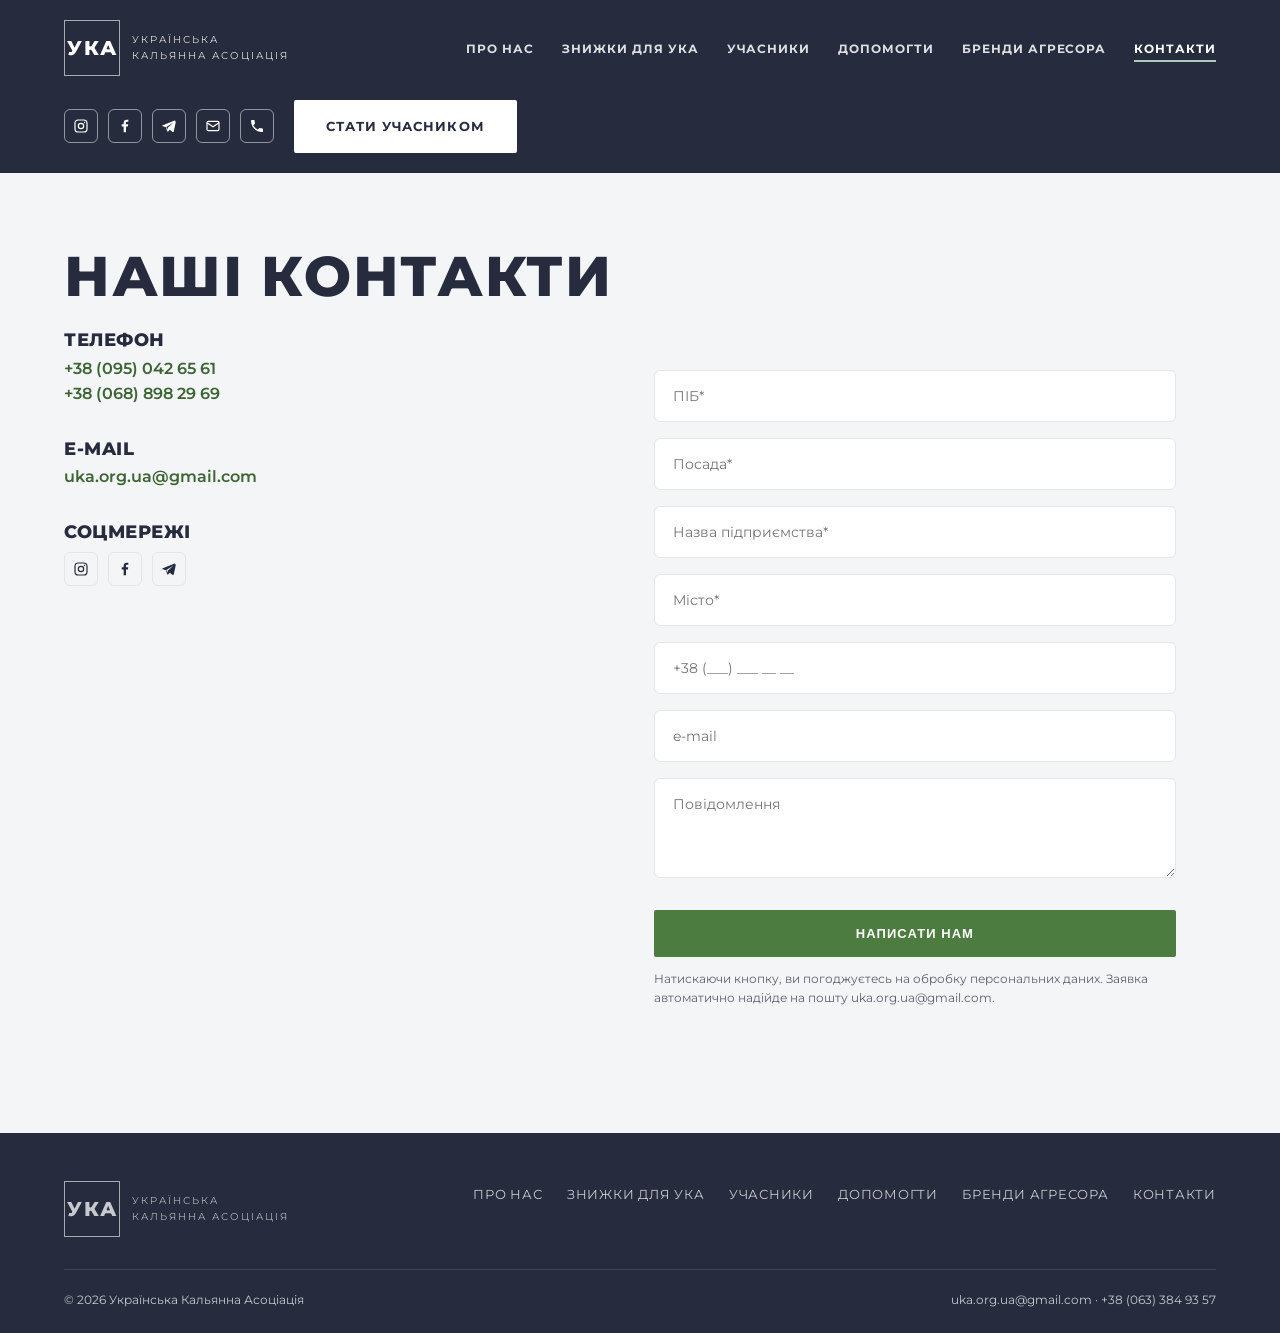
<file: contact.html>
<!DOCTYPE html>
<html lang="uk">
<head>
<meta charset="UTF-8">
<meta name="viewport" content="width=device-width, initial-scale=1.0">
<title>Контакти — УКА</title>
<link rel="icon" href="assets/img/favicon.svg">
<link rel="preconnect" href="https://fonts.googleapis.com">
<link href="https://fonts.googleapis.com/css2?family=Montserrat:wght@500;700;800&display=swap" rel="stylesheet">
<link rel="stylesheet" href="assets/css/style.css">
</head>
<body>

<header class="site-header header-green">
  <div class="container header-inner">
    <a href="index.html" class="logo">
      <span class="logo-mark">УКА</span>
      <span class="logo-text">українська<br>кальянна асоціація</span>
    </a>
    <nav class="main-nav">
      <ul>
        <li><a href="about.html">Про нас</a></li>
        <li><a href="partners.html">Знижки для УКА</a></li>
        <li><a href="members.html">Учасники</a></li>
        <li><a href="donate.html">Допомогти</a></li>
        <li><a href="brands.html">Бренди агресора</a></li>
        <li><a href="contact.html">Контакти</a></li>
      </ul>
    </nav>
    <div class="header-actions">
      <ul class="socials">
        <li><a href="https://www.instagram.com/uka.co.ua/" target="_blank" rel="noopener" aria-label="Instagram"><svg viewBox="0 0 24 24" fill="none" stroke="currentColor" stroke-width="1.8"><rect x="3" y="3" width="18" height="18" rx="5"/><circle cx="12" cy="12" r="4"/><circle cx="17.3" cy="6.7" r="1" fill="currentColor" stroke="none"/></svg></a></li>
        <li><a href="https://www.facebook.com/profile.php?id=100087682536276" target="_blank" rel="noopener" aria-label="Facebook"><svg viewBox="0 0 24 24" fill="currentColor"><path d="M13.5 21.5v-8.6h2.9l.4-3.4h-3.3V7.3c0-1 .3-1.6 1.7-1.6h1.8V2.7c-.3 0-1.4-.1-2.6-.1-2.6 0-4.4 1.6-4.4 4.5v2.4H7.1v3.4h2.9v8.6h3.5z"/></svg></a></li>
        <li><a href="https://t.me/uka_org" target="_blank" rel="noopener" aria-label="Telegram"><svg viewBox="0 0 24 24" fill="currentColor"><path d="M21.4 3.4 2.8 10.8c-1.2.5-1.2 1.2-.2 1.5l4.8 1.5 1.8 5.6c.2.6.5.8.9.8.4 0 .6-.2.9-.5l2.1-2 4.4 3.2c.8.5 1.4.2 1.6-.7l3-14c.3-1.2-.5-1.7-1.7-1.3ZM8 13.5l9-5.7c.4-.3.8-.1.5.2l-7.4 6.6-.3 3.2z"/></svg></a></li>
        <li><a href="mailto:uka.org.ua@gmail.com" aria-label="Email"><svg viewBox="0 0 24 24" fill="none" stroke="currentColor" stroke-width="1.8"><rect x="3" y="5" width="18" height="14" rx="2"/><path d="M3 7l9 6 9-6"/></svg></a></li>
        <li><a href="tel:+380633849357" aria-label="Телефон"><svg viewBox="0 0 24 24" fill="currentColor"><path d="M6.6 10.8c1.4 2.8 3.8 5.1 6.6 6.6l2.2-2.2c.3-.3.7-.4 1-.2 1.1.4 2.3.6 3.6.6.6 0 1 .4 1 1V20c0 .6-.4 1-1 1C10.5 21 3 13.5 3 4c0-.6.4-1 1-1h3.4c.6 0 1 .4 1 1 0 1.3.2 2.5.6 3.6.1.4 0 .8-.3 1L6.6 10.8Z"/></svg></a></li>
      </ul>
      <a href="become-member.html" class="btn btn-white">Стати учасником</a>
      <button class="nav-toggle" aria-label="Меню">☰</button>
    </div>
  </div>
</header>

<section class="section-alt">
  <div class="container">
    <h1>Наші контакти</h1>
    <div class="contact-grid">
      <div class="contact-info">
        <div class="block">
          <h3>Телефон</h3>
          <p><a href="tel:+380950426561">+38 (095) 042 65 61</a><br><a href="tel:+380688982969">+38 (068) 898 29 69</a></p>
        </div>
        <div class="block">
          <h3>E-mail</h3>
          <p><a href="mailto:uka.org.ua@gmail.com">uka.org.ua@gmail.com</a></p>
        </div>
        <div class="block">
          <h3>Соцмережі</h3>
          <ul class="socials" style="margin-top:8px;">
            <li><a href="https://www.instagram.com/uka.co.ua/" target="_blank" rel="noopener" aria-label="Instagram" style="border-color:var(--border); color:var(--text);"><svg viewBox="0 0 24 24" fill="none" stroke="currentColor" stroke-width="1.8"><rect x="3" y="3" width="18" height="18" rx="5"/><circle cx="12" cy="12" r="4"/><circle cx="17.3" cy="6.7" r="1" fill="currentColor" stroke="none"/></svg></a></li>
            <li><a href="https://www.facebook.com/profile.php?id=100087682536276" target="_blank" rel="noopener" aria-label="Facebook" style="border-color:var(--border); color:var(--text);"><svg viewBox="0 0 24 24" fill="currentColor"><path d="M13.5 21.5v-8.6h2.9l.4-3.4h-3.3V7.3c0-1 .3-1.6 1.7-1.6h1.8V2.7c-.3 0-1.4-.1-2.6-.1-2.6 0-4.4 1.6-4.4 4.5v2.4H7.1v3.4h2.9v8.6h3.5z"/></svg></a></li>
            <li><a href="https://t.me/uka_org" target="_blank" rel="noopener" aria-label="Telegram" style="border-color:var(--border); color:var(--text);"><svg viewBox="0 0 24 24" fill="currentColor"><path d="M21.4 3.4 2.8 10.8c-1.2.5-1.2 1.2-.2 1.5l4.8 1.5 1.8 5.6c.2.6.5.8.9.8.4 0 .6-.2.9-.5l2.1-2 4.4 3.2c.8.5 1.4.2 1.6-.7l3-14c.3-1.2-.5-1.7-1.7-1.3ZM8 13.5l9-5.7c.4-.3.8-.1.5.2l-7.4 6.6-.3 3.2z"/></svg></a></li>
          </ul>
        </div>
      </div>

      <div class="contact-form">
        <form id="contact-form">
          <div class="field"><input type="text" name="fullname" placeholder="ПІБ*" required></div>
          <div class="field"><input type="text" name="position" placeholder="Посада*" required></div>
          <div class="field"><input type="text" name="company" placeholder="Назва підприємства*" required></div>
          <div class="field"><input type="text" name="city" placeholder="Місто*" required></div>
          <div class="field"><input type="tel" name="phone" id="phone" placeholder="+38 (___) ___ __ __" inputmode="tel" autocomplete="tel" maxlength="19" required></div>
          <div class="field"><input type="email" name="email" placeholder="e-mail"></div>
          <div class="field"><textarea name="message" placeholder="Повідомлення"></textarea></div>
          <button type="submit" class="btn">Написати нам</button>
          <p class="form-note">Натискаючи кнопку, ви погоджуєтесь на обробку персональних даних. Заявка автоматично надійде на пошту uka.org.ua@gmail.com.</p>
        </form>
        <div class="form-success"></div>
      </div>
    </div>
  </div>
</section>

<footer class="site-footer">
  <div class="container">
    <div class="footer-top">
      <div class="logo">
        <span class="logo-mark">УКА</span>
        <span class="logo-text">українська<br>кальянна асоціація</span>
      </div>
      <nav class="footer-nav">
        <ul>
          <li><a href="about.html">Про нас</a></li>
          <li><a href="partners.html">Знижки для УКА</a></li>
          <li><a href="members.html">Учасники</a></li>
          <li><a href="donate.html">Допомогти</a></li>
          <li><a href="brands.html">Бренди агресора</a></li>
          <li><a href="contact.html">Контакти</a></li>
        </ul>
      </nav>
    </div>
    <div class="footer-bottom">
      <span>© <span id="year"></span> Українська Кальянна Асоціація</span>
      <span>uka.org.ua@gmail.com · +38 (063) 384 93 57</span>
    </div>
  </div>
</footer>

<script src="assets/js/main.js"></script>
</body>
</html>
</file>
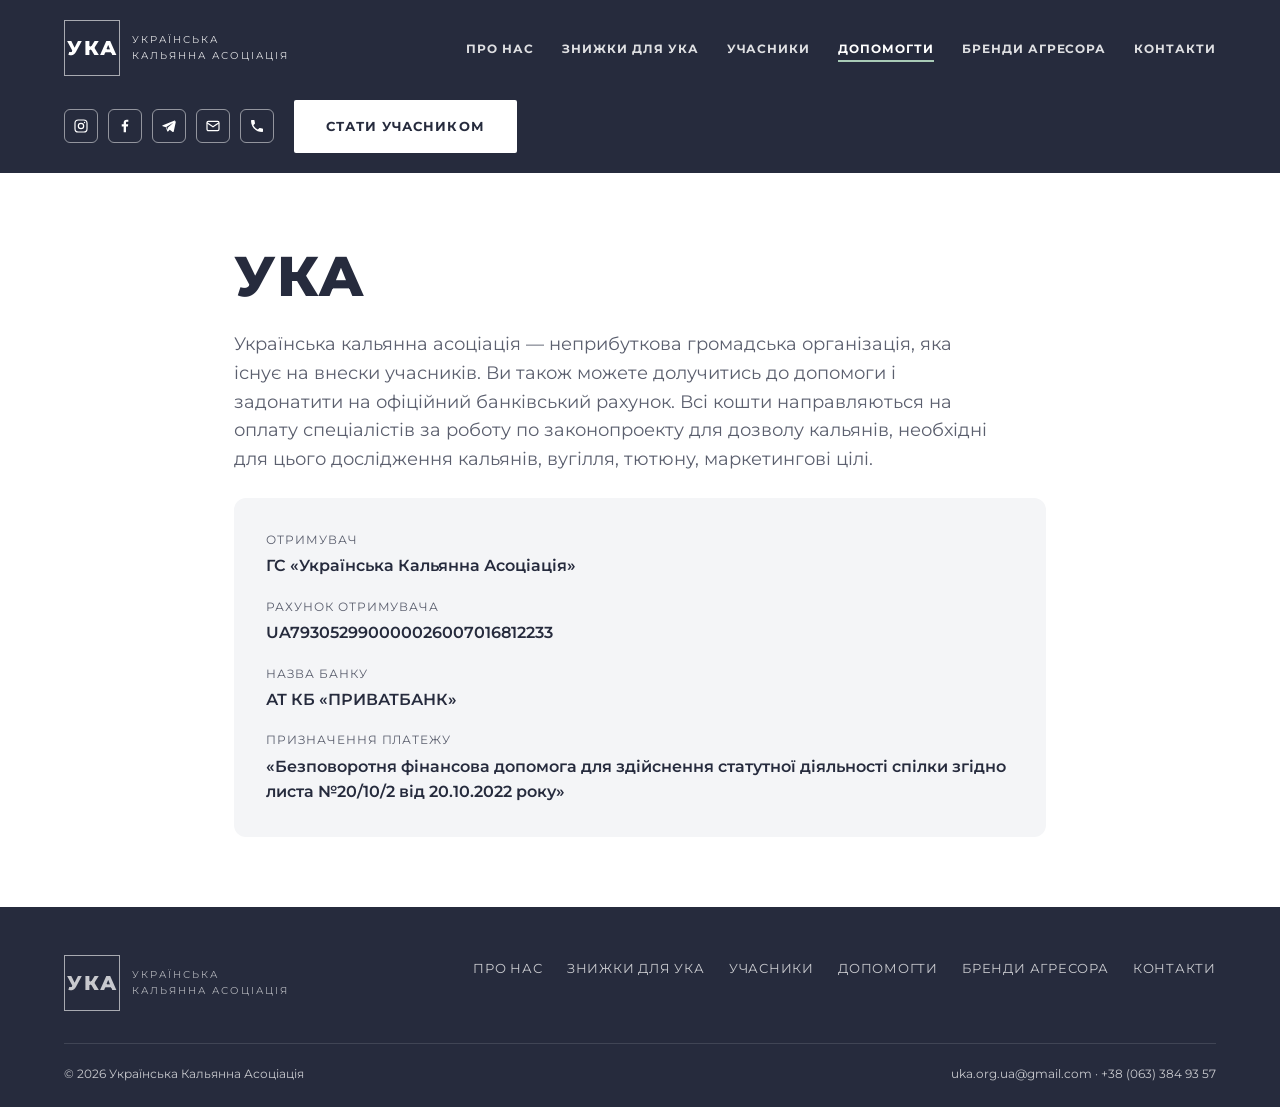
<file: donate.html>
<!DOCTYPE html>
<html lang="uk">
<head>
<meta charset="UTF-8">
<meta name="viewport" content="width=device-width, initial-scale=1.0">
<title>Допомогти — УКА</title>
<link rel="icon" href="assets/img/favicon.svg">
<link rel="preconnect" href="https://fonts.googleapis.com">
<link href="https://fonts.googleapis.com/css2?family=Montserrat:wght@500;700;800&display=swap" rel="stylesheet">
<link rel="stylesheet" href="assets/css/style.css">
</head>
<body>

<header class="site-header header-green">
  <div class="container header-inner">
    <a href="index.html" class="logo">
      <span class="logo-mark">УКА</span>
      <span class="logo-text">українська<br>кальянна асоціація</span>
    </a>
    <nav class="main-nav">
      <ul>
        <li><a href="about.html">Про нас</a></li>
        <li><a href="partners.html">Знижки для УКА</a></li>
        <li><a href="members.html">Учасники</a></li>
        <li><a href="donate.html">Допомогти</a></li>
        <li><a href="brands.html">Бренди агресора</a></li>
        <li><a href="contact.html">Контакти</a></li>
      </ul>
    </nav>
    <div class="header-actions">
      <ul class="socials">
        <li><a href="https://www.instagram.com/uka.co.ua/" target="_blank" rel="noopener" aria-label="Instagram"><svg viewBox="0 0 24 24" fill="none" stroke="currentColor" stroke-width="1.8"><rect x="3" y="3" width="18" height="18" rx="5"/><circle cx="12" cy="12" r="4"/><circle cx="17.3" cy="6.7" r="1" fill="currentColor" stroke="none"/></svg></a></li>
        <li><a href="https://www.facebook.com/profile.php?id=100087682536276" target="_blank" rel="noopener" aria-label="Facebook"><svg viewBox="0 0 24 24" fill="currentColor"><path d="M13.5 21.5v-8.6h2.9l.4-3.4h-3.3V7.3c0-1 .3-1.6 1.7-1.6h1.8V2.7c-.3 0-1.4-.1-2.6-.1-2.6 0-4.4 1.6-4.4 4.5v2.4H7.1v3.4h2.9v8.6h3.5z"/></svg></a></li>
        <li><a href="https://t.me/uka_org" target="_blank" rel="noopener" aria-label="Telegram"><svg viewBox="0 0 24 24" fill="currentColor"><path d="M21.4 3.4 2.8 10.8c-1.2.5-1.2 1.2-.2 1.5l4.8 1.5 1.8 5.6c.2.6.5.8.9.8.4 0 .6-.2.9-.5l2.1-2 4.4 3.2c.8.5 1.4.2 1.6-.7l3-14c.3-1.2-.5-1.7-1.7-1.3ZM8 13.5l9-5.7c.4-.3.8-.1.5.2l-7.4 6.6-.3 3.2z"/></svg></a></li>
        <li><a href="mailto:uka.org.ua@gmail.com" aria-label="Email"><svg viewBox="0 0 24 24" fill="none" stroke="currentColor" stroke-width="1.8"><rect x="3" y="5" width="18" height="14" rx="2"/><path d="M3 7l9 6 9-6"/></svg></a></li>
        <li><a href="tel:+380633849357" aria-label="Телефон"><svg viewBox="0 0 24 24" fill="currentColor"><path d="M6.6 10.8c1.4 2.8 3.8 5.1 6.6 6.6l2.2-2.2c.3-.3.7-.4 1-.2 1.1.4 2.3.6 3.6.6.6 0 1 .4 1 1V20c0 .6-.4 1-1 1C10.5 21 3 13.5 3 4c0-.6.4-1 1-1h3.4c.6 0 1 .4 1 1 0 1.3.2 2.5.6 3.6.1.4 0 .8-.3 1L6.6 10.8Z"/></svg></a></li>
      </ul>
      <a href="become-member.html" class="btn btn-white">Стати учасником</a>
      <button class="nav-toggle" aria-label="Меню">☰</button>
    </div>
  </div>
</header>

<section>
  <div class="container section-narrow">
    <h1>УКА</h1>
    <p class="lead">Українська кальянна асоціація — неприбуткова громадська організація, яка існує на внески учасників. Ви також можете долучитись до допомоги і задонатити на офіційний банківський рахунок. Всі кошти направляються на оплату спеціалістів за роботу по законопроекту для дозволу кальянів, необхідні для цього дослідження кальянів, вугілля, тютюну, маркетингові цілі.</p>

    <div class="bank-card">
      <dl>
        <dt>Отримувач</dt>
        <dd>ГС «Українська Кальянна Асоціація»</dd>
        <dt>Рахунок отримувача</dt>
        <dd>UA793052990000026007016812233</dd>
        <dt>Назва банку</dt>
        <dd>АТ КБ «ПРИВАТБАНК»</dd>
        <dt>Призначення платежу</dt>
        <dd>«Безповоротня фінансова допомога для здійснення статутної діяльності спілки згідно листа №20/10/2 від 20.10.2022 року»</dd>
      </dl>
    </div>
  </div>
</section>

<footer class="site-footer">
  <div class="container">
    <div class="footer-top">
      <div class="logo">
        <span class="logo-mark">УКА</span>
        <span class="logo-text">українська<br>кальянна асоціація</span>
      </div>
      <nav class="footer-nav">
        <ul>
          <li><a href="about.html">Про нас</a></li>
          <li><a href="partners.html">Знижки для УКА</a></li>
          <li><a href="members.html">Учасники</a></li>
          <li><a href="donate.html">Допомогти</a></li>
          <li><a href="brands.html">Бренди агресора</a></li>
          <li><a href="contact.html">Контакти</a></li>
        </ul>
      </nav>
    </div>
    <div class="footer-bottom">
      <span>© <span id="year"></span> Українська Кальянна Асоціація</span>
      <span>uka.org.ua@gmail.com · +38 (063) 384 93 57</span>
    </div>
  </div>
</footer>

<script src="assets/js/main.js"></script>
</body>
</html>
</file>
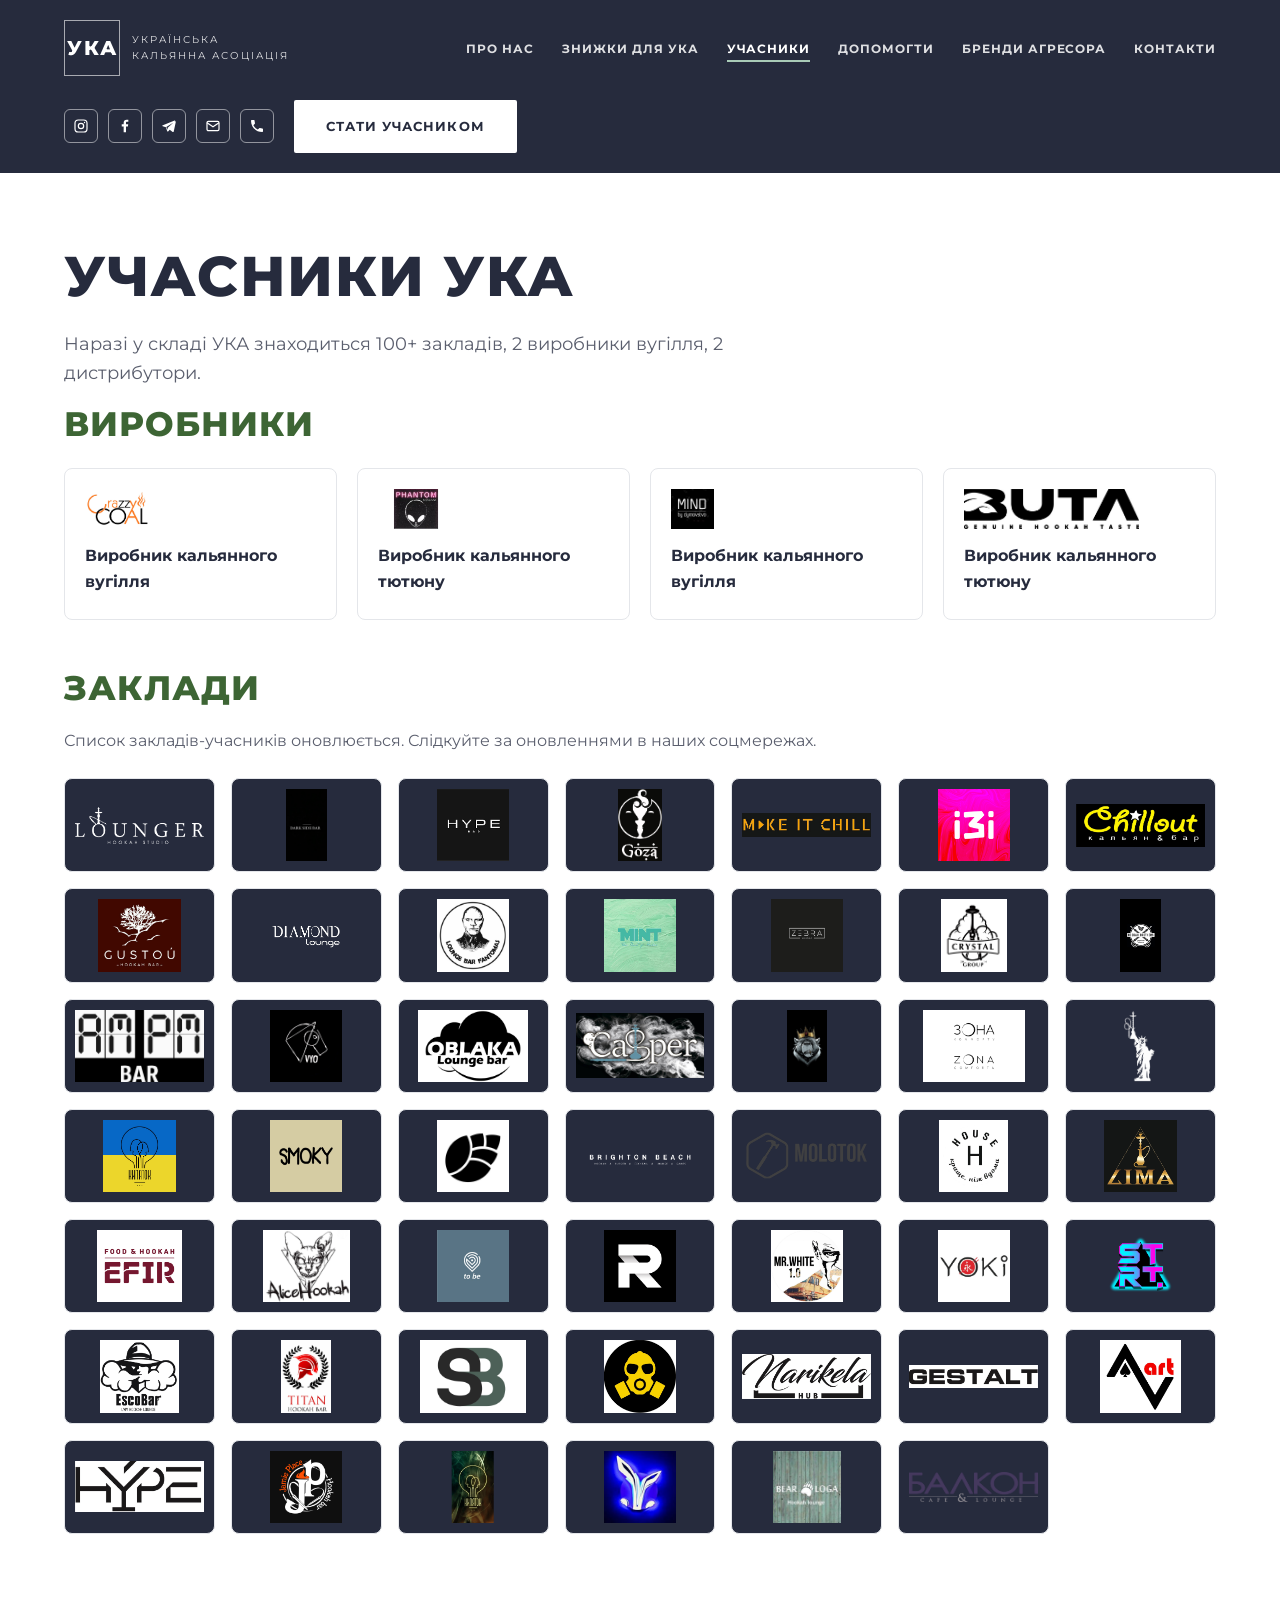
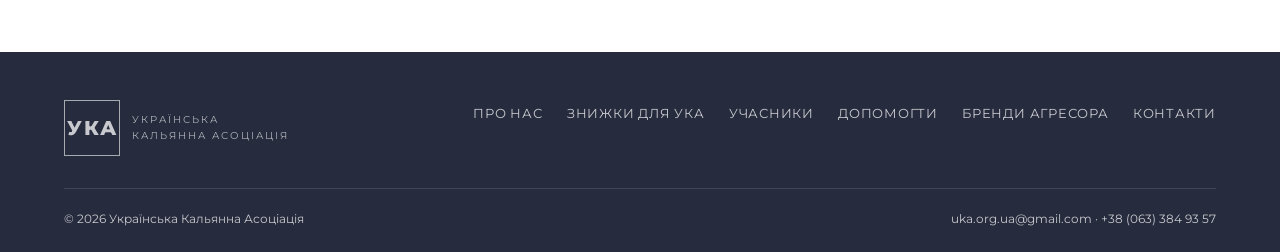
<file: members.html>
<!DOCTYPE html>
<html lang="uk">
<head>
<meta charset="UTF-8">
<meta name="viewport" content="width=device-width, initial-scale=1.0">
<title>Учасники — УКА</title>
<link rel="icon" href="assets/img/favicon.svg">
<link rel="preconnect" href="https://fonts.googleapis.com">
<link href="https://fonts.googleapis.com/css2?family=Montserrat:wght@500;700;800&display=swap" rel="stylesheet">
<link rel="stylesheet" href="assets/css/style.css">
</head>
<body>

<header class="site-header header-green">
  <div class="container header-inner">
    <a href="index.html" class="logo">
      <span class="logo-mark">УКА</span>
      <span class="logo-text">українська<br>кальянна асоціація</span>
    </a>
    <nav class="main-nav">
      <ul>
        <li><a href="about.html">Про нас</a></li>
        <li><a href="partners.html">Знижки для УКА</a></li>
        <li><a href="members.html">Учасники</a></li>
        <li><a href="donate.html">Допомогти</a></li>
        <li><a href="brands.html">Бренди агресора</a></li>
        <li><a href="contact.html">Контакти</a></li>
      </ul>
    </nav>
    <div class="header-actions">
      <ul class="socials">
        <li><a href="https://www.instagram.com/uka.co.ua/" target="_blank" rel="noopener" aria-label="Instagram"><svg viewBox="0 0 24 24" fill="none" stroke="currentColor" stroke-width="1.8"><rect x="3" y="3" width="18" height="18" rx="5"/><circle cx="12" cy="12" r="4"/><circle cx="17.3" cy="6.7" r="1" fill="currentColor" stroke="none"/></svg></a></li>
        <li><a href="https://www.facebook.com/profile.php?id=100087682536276" target="_blank" rel="noopener" aria-label="Facebook"><svg viewBox="0 0 24 24" fill="currentColor"><path d="M13.5 21.5v-8.6h2.9l.4-3.4h-3.3V7.3c0-1 .3-1.6 1.7-1.6h1.8V2.7c-.3 0-1.4-.1-2.6-.1-2.6 0-4.4 1.6-4.4 4.5v2.4H7.1v3.4h2.9v8.6h3.5z"/></svg></a></li>
        <li><a href="https://t.me/uka_org" target="_blank" rel="noopener" aria-label="Telegram"><svg viewBox="0 0 24 24" fill="currentColor"><path d="M21.4 3.4 2.8 10.8c-1.2.5-1.2 1.2-.2 1.5l4.8 1.5 1.8 5.6c.2.6.5.8.9.8.4 0 .6-.2.9-.5l2.1-2 4.4 3.2c.8.5 1.4.2 1.6-.7l3-14c.3-1.2-.5-1.7-1.7-1.3ZM8 13.5l9-5.7c.4-.3.8-.1.5.2l-7.4 6.6-.3 3.2z"/></svg></a></li>
        <li><a href="mailto:uka.org.ua@gmail.com" aria-label="Email"><svg viewBox="0 0 24 24" fill="none" stroke="currentColor" stroke-width="1.8"><rect x="3" y="5" width="18" height="14" rx="2"/><path d="M3 7l9 6 9-6"/></svg></a></li>
        <li><a href="tel:+380633849357" aria-label="Телефон"><svg viewBox="0 0 24 24" fill="currentColor"><path d="M6.6 10.8c1.4 2.8 3.8 5.1 6.6 6.6l2.2-2.2c.3-.3.7-.4 1-.2 1.1.4 2.3.6 3.6.6.6 0 1 .4 1 1V20c0 .6-.4 1-1 1C10.5 21 3 13.5 3 4c0-.6.4-1 1-1h3.4c.6 0 1 .4 1 1 0 1.3.2 2.5.6 3.6.1.4 0 .8-.3 1L6.6 10.8Z"/></svg></a></li>
      </ul>
      <a href="become-member.html" class="btn btn-white">Стати учасником</a>
      <button class="nav-toggle" aria-label="Меню">☰</button>
    </div>
  </div>
</header>

<section>
  <div class="container">
    <h1>Учасники УКА</h1>
    <p class="lead">Наразі у складі УКА знаходиться 100+ закладів, 2 виробники вугілля, 2 дистрибутори.</p>

    <div class="partner-category">
      <h2>Виробники</h2>
      <div class="partner-grid">
        <div class="partner-card"><img class="partner-logo" src="assets/img/members/producer-coal-1.jpg" alt="Виробник кальянного вугілля logo" loading="lazy"><div class="name">Виробник кальянного вугілля</div></div>
        <div class="partner-card"><img class="partner-logo" src="assets/img/members/producer-tobacco-1.jpg" alt="Виробник кальянного тютюну logo" loading="lazy"><div class="name">Виробник кальянного тютюну</div></div>
        <div class="partner-card"><img class="partner-logo" src="assets/img/members/producer-coal-2.jpg" alt="Виробник кальянного вугілля logo" loading="lazy"><div class="name">Виробник кальянного вугілля</div></div>
        <div class="partner-card"><img class="partner-logo" src="assets/img/members/producer-tobacco-2.jpg" alt="Виробник кальянного тютюну logo" loading="lazy"><div class="name">Виробник кальянного тютюну</div></div>
      </div>
    </div>

    <div class="partner-category">
      <h2>Заклади</h2>
      <p style="color:var(--text-muted); margin-bottom:24px;">Список закладів-учасників оновлюється. Слідкуйте за оновленнями в наших соцмережах.</p>
      <div class="venue-grid">
        <img src="assets/img/members/venue-01.png" alt="Заклад-учасник УКА" loading="lazy">
        <img src="assets/img/members/venue-02.png" alt="Заклад-учасник УКА" loading="lazy">
        <img src="assets/img/members/venue-03.png" alt="Заклад-учасник УКА" loading="lazy">
        <img src="assets/img/members/venue-04.jpg" alt="Заклад-учасник УКА" loading="lazy">
        <img src="assets/img/members/venue-05.jpg" alt="Заклад-учасник УКА" loading="lazy">
        <img src="assets/img/members/venue-06.png" alt="Заклад-учасник УКА" loading="lazy">
        <img src="assets/img/members/venue-07.jpg" alt="Заклад-учасник УКА" loading="lazy">
        <img src="assets/img/members/venue-08.png" alt="Заклад-учасник УКА" loading="lazy">
        <img src="assets/img/members/venue-09.png" alt="Заклад-учасник УКА" loading="lazy">
        <img src="assets/img/members/venue-10.png" alt="Заклад-учасник УКА" loading="lazy">
        <img src="assets/img/members/venue-11.jpg" alt="Заклад-учасник УКА" loading="lazy">
        <img src="assets/img/members/venue-12.png" alt="Заклад-учасник УКА" loading="lazy">
        <img src="assets/img/members/venue-13.png" alt="Заклад-учасник УКА" loading="lazy">
        <img src="assets/img/members/venue-14.jpg" alt="Заклад-учасник УКА" loading="lazy">
        <img src="assets/img/members/venue-15.png" alt="Заклад-учасник УКА" loading="lazy">
        <img src="assets/img/members/venue-16.png" alt="Заклад-учасник УКА" loading="lazy">
        <img src="assets/img/members/venue-17.png" alt="Заклад-учасник УКА" loading="lazy">
        <img src="assets/img/members/venue-18.png" alt="Заклад-учасник УКА" loading="lazy">
        <img src="assets/img/members/venue-19.png" alt="Заклад-учасник УКА" loading="lazy">
        <img src="assets/img/members/venue-20.png" alt="Заклад-учасник УКА" loading="lazy">
        <img src="assets/img/members/venue-21.png" alt="Заклад-учасник УКА" loading="lazy">
        <img src="assets/img/members/venue-22.jpg" alt="Заклад-учасник УКА" loading="lazy">
        <img src="assets/img/members/venue-23.jpg" alt="Заклад-учасник УКА" loading="lazy">
        <img src="assets/img/members/venue-24.png" alt="Заклад-учасник УКА" loading="lazy">
        <img src="assets/img/members/venue-25.png" alt="Заклад-учасник УКА" loading="lazy">
        <img src="assets/img/members/venue-26.png" alt="Заклад-учасник УКА" loading="lazy">
        <img src="assets/img/members/venue-27.png" alt="Заклад-учасник УКА" loading="lazy">
        <img src="assets/img/members/venue-28.png" alt="Заклад-учасник УКА" loading="lazy">
        <img src="assets/img/members/venue-29.png" alt="Заклад-учасник УКА" loading="lazy">
        <img src="assets/img/members/venue-30.png" alt="Заклад-учасник УКА" loading="lazy">
        <img src="assets/img/members/venue-31.png" alt="Заклад-учасник УКА" loading="lazy">
        <img src="assets/img/members/venue-32.png" alt="Заклад-учасник УКА" loading="lazy">
        <img src="assets/img/members/venue-33.jpg" alt="Заклад-учасник УКА" loading="lazy">
        <img src="assets/img/members/venue-34.png" alt="Заклад-учасник УКА" loading="lazy">
        <img src="assets/img/members/venue-35.png" alt="Заклад-учасник УКА" loading="lazy">
        <img src="assets/img/members/venue-36.jpg" alt="Заклад-учасник УКА" loading="lazy">
        <img src="assets/img/members/venue-37.jpg" alt="Заклад-учасник УКА" loading="lazy">
        <img src="assets/img/members/venue-38.jpg" alt="Заклад-учасник УКА" loading="lazy">
        <img src="assets/img/members/venue-39.jpg" alt="Заклад-учасник УКА" loading="lazy">
        <img src="assets/img/members/venue-40.jpg" alt="Заклад-учасник УКА" loading="lazy">
        <img src="assets/img/members/venue-41.jpg" alt="Заклад-учасник УКА" loading="lazy">
        <img src="assets/img/members/venue-42.jpg" alt="Заклад-учасник УКА" loading="lazy">
        <img src="assets/img/members/venue-43.jpg" alt="Заклад-учасник УКА" loading="lazy">
        <img src="assets/img/members/venue-44.png" alt="Заклад-учасник УКА" loading="lazy">
        <img src="assets/img/members/venue-45.png" alt="Заклад-учасник УКА" loading="lazy">
        <img src="assets/img/members/venue-46.jpg" alt="Заклад-учасник УКА" loading="lazy">
        <img src="assets/img/members/venue-47.jpg" alt="Заклад-учасник УКА" loading="lazy">
        <img src="assets/img/members/venue-48.png" alt="Заклад-учасник УКА" loading="lazy">
      </div>
    </div>
  </div>
</section>

<footer class="site-footer">
  <div class="container">
    <div class="footer-top">
      <div class="logo">
        <span class="logo-mark">УКА</span>
        <span class="logo-text">українська<br>кальянна асоціація</span>
      </div>
      <nav class="footer-nav">
        <ul>
          <li><a href="about.html">Про нас</a></li>
          <li><a href="partners.html">Знижки для УКА</a></li>
          <li><a href="members.html">Учасники</a></li>
          <li><a href="donate.html">Допомогти</a></li>
          <li><a href="brands.html">Бренди агресора</a></li>
          <li><a href="contact.html">Контакти</a></li>
        </ul>
      </nav>
    </div>
    <div class="footer-bottom">
      <span>© <span id="year"></span> Українська Кальянна Асоціація</span>
      <span>uka.org.ua@gmail.com · +38 (063) 384 93 57</span>
    </div>
  </div>
</footer>

<script src="assets/js/main.js"></script>
</body>
</html>
</file>
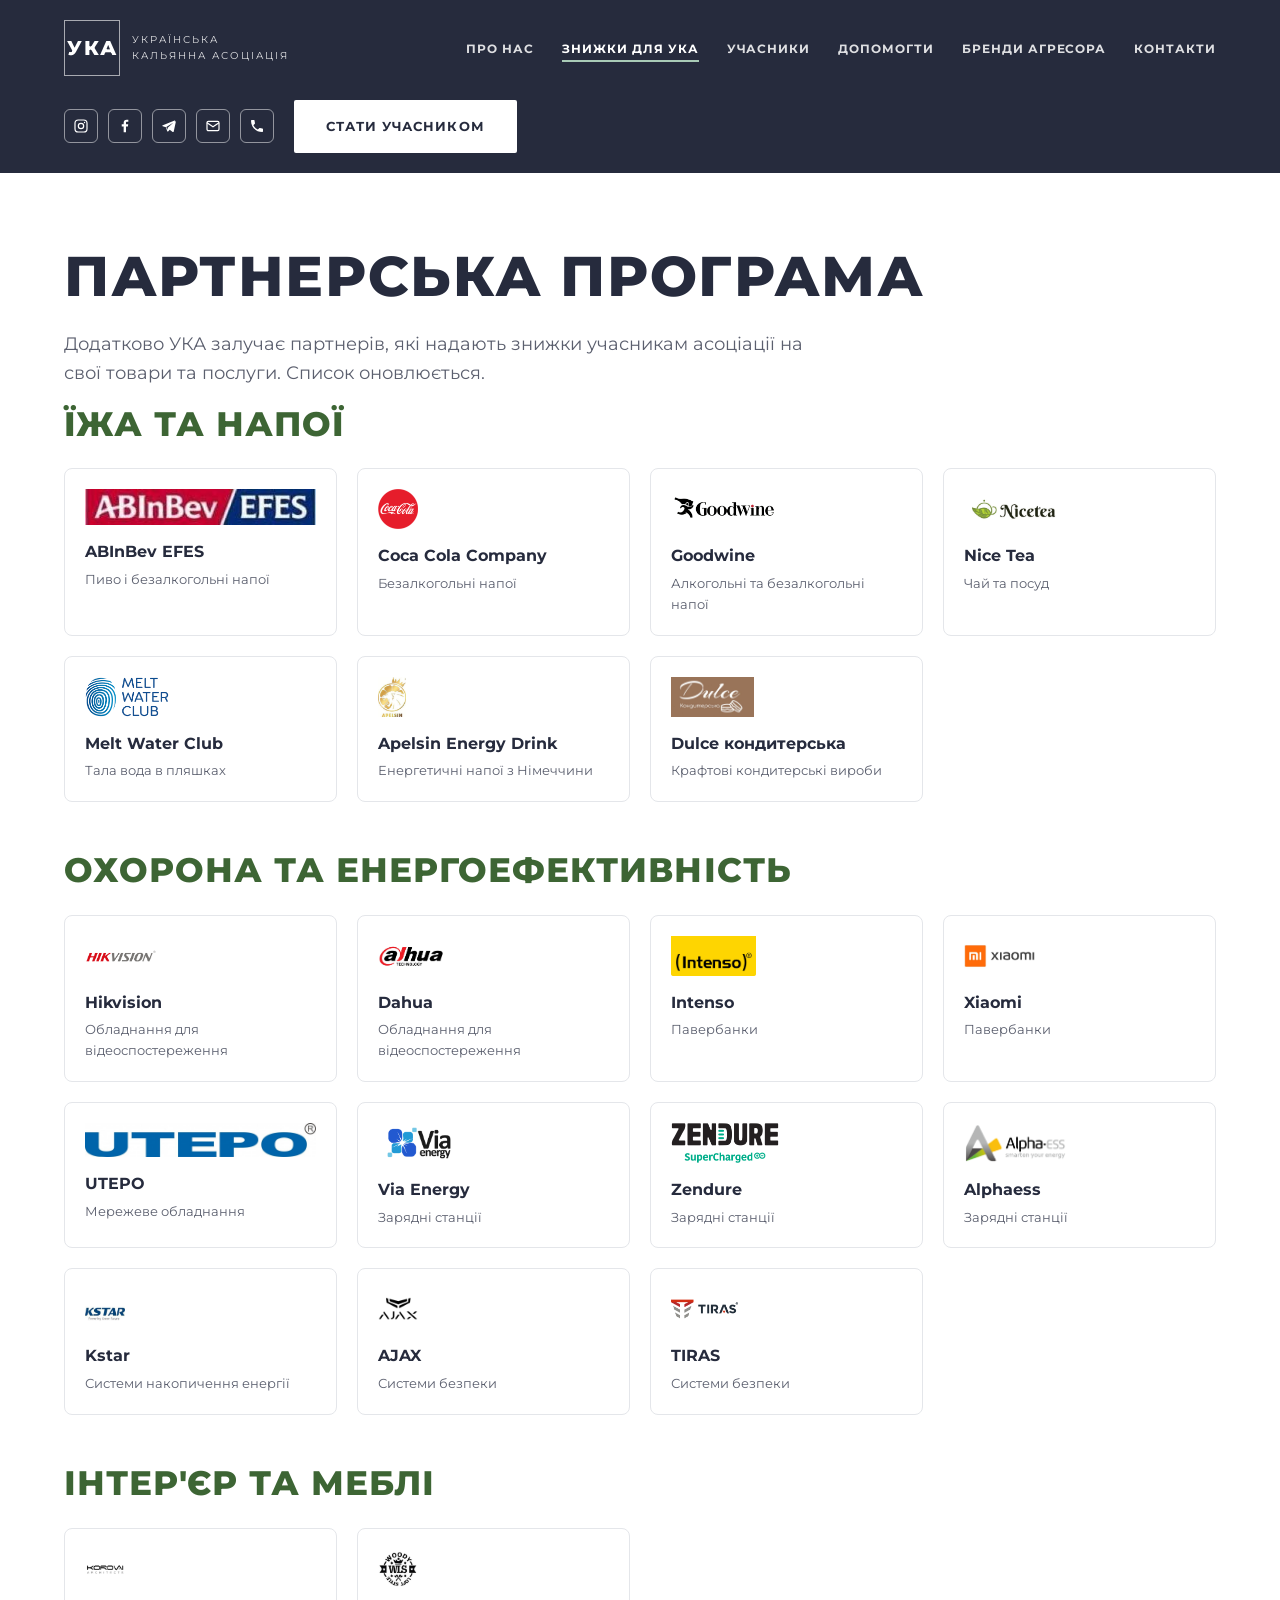
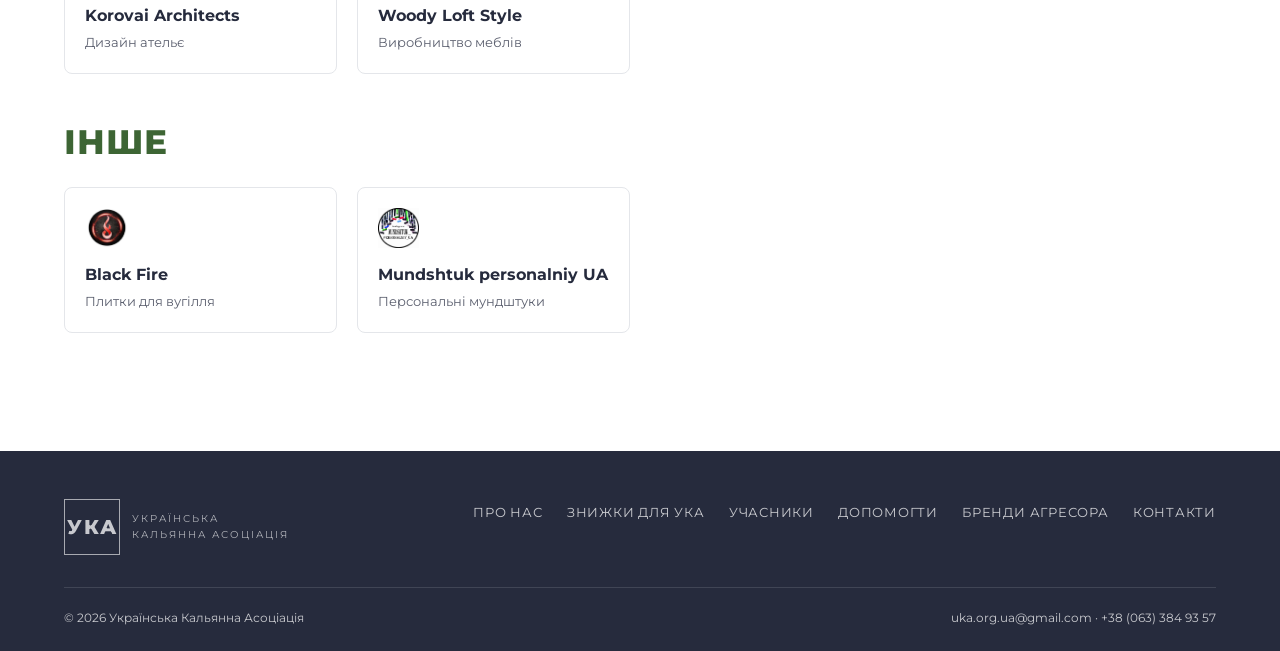
<file: partners.html>
<!DOCTYPE html>
<html lang="uk">
<head>
<meta charset="UTF-8">
<meta name="viewport" content="width=device-width, initial-scale=1.0">
<title>Знижки для УКА — партнерська програма</title>
<link rel="icon" href="assets/img/favicon.svg">
<link rel="preconnect" href="https://fonts.googleapis.com">
<link href="https://fonts.googleapis.com/css2?family=Montserrat:wght@500;700;800&display=swap" rel="stylesheet">
<link rel="stylesheet" href="assets/css/style.css">
</head>
<body>

<header class="site-header header-green">
  <div class="container header-inner">
    <a href="index.html" class="logo">
      <span class="logo-mark">УКА</span>
      <span class="logo-text">українська<br>кальянна асоціація</span>
    </a>
    <nav class="main-nav">
      <ul>
        <li><a href="about.html">Про нас</a></li>
        <li><a href="partners.html">Знижки для УКА</a></li>
        <li><a href="members.html">Учасники</a></li>
        <li><a href="donate.html">Допомогти</a></li>
        <li><a href="brands.html">Бренди агресора</a></li>
        <li><a href="contact.html">Контакти</a></li>
      </ul>
    </nav>
    <div class="header-actions">
      <ul class="socials">
        <li><a href="https://www.instagram.com/uka.co.ua/" target="_blank" rel="noopener" aria-label="Instagram"><svg viewBox="0 0 24 24" fill="none" stroke="currentColor" stroke-width="1.8"><rect x="3" y="3" width="18" height="18" rx="5"/><circle cx="12" cy="12" r="4"/><circle cx="17.3" cy="6.7" r="1" fill="currentColor" stroke="none"/></svg></a></li>
        <li><a href="https://www.facebook.com/profile.php?id=100087682536276" target="_blank" rel="noopener" aria-label="Facebook"><svg viewBox="0 0 24 24" fill="currentColor"><path d="M13.5 21.5v-8.6h2.9l.4-3.4h-3.3V7.3c0-1 .3-1.6 1.7-1.6h1.8V2.7c-.3 0-1.4-.1-2.6-.1-2.6 0-4.4 1.6-4.4 4.5v2.4H7.1v3.4h2.9v8.6h3.5z"/></svg></a></li>
        <li><a href="https://t.me/uka_org" target="_blank" rel="noopener" aria-label="Telegram"><svg viewBox="0 0 24 24" fill="currentColor"><path d="M21.4 3.4 2.8 10.8c-1.2.5-1.2 1.2-.2 1.5l4.8 1.5 1.8 5.6c.2.6.5.8.9.8.4 0 .6-.2.9-.5l2.1-2 4.4 3.2c.8.5 1.4.2 1.6-.7l3-14c.3-1.2-.5-1.7-1.7-1.3ZM8 13.5l9-5.7c.4-.3.8-.1.5.2l-7.4 6.6-.3 3.2z"/></svg></a></li>
        <li><a href="mailto:uka.org.ua@gmail.com" aria-label="Email"><svg viewBox="0 0 24 24" fill="none" stroke="currentColor" stroke-width="1.8"><rect x="3" y="5" width="18" height="14" rx="2"/><path d="M3 7l9 6 9-6"/></svg></a></li>
        <li><a href="tel:+380633849357" aria-label="Телефон"><svg viewBox="0 0 24 24" fill="currentColor"><path d="M6.6 10.8c1.4 2.8 3.8 5.1 6.6 6.6l2.2-2.2c.3-.3.7-.4 1-.2 1.1.4 2.3.6 3.6.6.6 0 1 .4 1 1V20c0 .6-.4 1-1 1C10.5 21 3 13.5 3 4c0-.6.4-1 1-1h3.4c.6 0 1 .4 1 1 0 1.3.2 2.5.6 3.6.1.4 0 .8-.3 1L6.6 10.8Z"/></svg></a></li>
      </ul>
      <a href="become-member.html" class="btn btn-white">Стати учасником</a>
      <button class="nav-toggle" aria-label="Меню">☰</button>
    </div>
  </div>
</header>

<section>
  <div class="container">
    <h1>Партнерська програма</h1>
    <p class="lead">Додатково УКА залучає партнерів, які надають знижки учасникам асоціації на свої товари та послуги. Список оновлюється.</p>

    <div class="partner-category">
      <h2>Їжа та напої</h2>
      <div class="partner-grid">
        <div class="partner-card"><img class="partner-logo" src="assets/img/partners/abinbev-efes.jpg" alt="ABInBev EFES logo" loading="lazy"><div class="name">ABInBev EFES</div><p class="desc">Пиво і безалкогольні напої</p></div>
        <div class="partner-card"><img class="partner-logo" src="assets/img/partners/coca-cola.png" alt="Coca Cola Company logo" loading="lazy"><div class="name">Coca Cola Company</div><p class="desc">Безалкогольні напої</p></div>
        <div class="partner-card"><img class="partner-logo" src="assets/img/partners/goodwine.png" alt="Goodwine logo" loading="lazy"><div class="name">Goodwine</div><p class="desc">Алкогольні та безалкогольні напої</p></div>
        <div class="partner-card"><img class="partner-logo" src="assets/img/partners/nice-tea.jpg" alt="Nice Tea logo" loading="lazy"><div class="name">Nice Tea</div><p class="desc">Чай та посуд</p></div>
        <div class="partner-card"><img class="partner-logo" src="assets/img/partners/melt-water-club.png" alt="Melt Water Club logo" loading="lazy"><div class="name">Melt Water Club</div><p class="desc">Тала вода в пляшках</p></div>
        <div class="partner-card"><img class="partner-logo" src="assets/img/partners/apelsin-energy-drink.jpg" alt="Apelsin Energy Drink logo" loading="lazy"><div class="name">Apelsin Energy Drink</div><p class="desc">Енергетичні напої з Німеччини</p></div>
        <div class="partner-card"><img class="partner-logo" src="assets/img/partners/dulce.jpg" alt="Dulce кондитерська logo" loading="lazy"><div class="name">Dulce кондитерська</div><p class="desc">Крафтові кондитерські вироби</p></div>
      </div>
    </div>

    <div class="partner-category">
      <h2>Охорона та енергоефективність</h2>
      <div class="partner-grid">
        <div class="partner-card"><img class="partner-logo" src="assets/img/partners/hikvision.png" alt="Hikvision logo" loading="lazy"><div class="name">Hikvision</div><p class="desc">Обладнання для відеоспостереження</p></div>
        <div class="partner-card"><img class="partner-logo" src="assets/img/partners/dahua.jpg" alt="Dahua logo" loading="lazy"><div class="name">Dahua</div><p class="desc">Обладнання для відеоспостереження</p></div>
        <div class="partner-card"><img class="partner-logo" src="assets/img/partners/intenso.jpg" alt="Intenso logo" loading="lazy"><div class="name">Intenso</div><p class="desc">Павербанки</p></div>
        <div class="partner-card"><img class="partner-logo" src="assets/img/partners/xiaomi.jpg" alt="Xiaomi logo" loading="lazy"><div class="name">Xiaomi</div><p class="desc">Павербанки</p></div>
        <div class="partner-card"><img class="partner-logo" src="assets/img/partners/utepo.jpg" alt="UTEPO logo" loading="lazy"><div class="name">UTEPO</div><p class="desc">Мережеве обладнання</p></div>
        <div class="partner-card"><img class="partner-logo" src="assets/img/partners/via-energy.png" alt="Via Energy logo" loading="lazy"><div class="name">Via Energy</div><p class="desc">Зарядні станції</p></div>
        <div class="partner-card"><img class="partner-logo" src="assets/img/partners/zendure.png" alt="Zendure logo" loading="lazy"><div class="name">Zendure</div><p class="desc">Зарядні станції</p></div>
        <div class="partner-card"><img class="partner-logo" src="assets/img/partners/alphaess.png" alt="Alphaess logo" loading="lazy"><div class="name">Alphaess</div><p class="desc">Зарядні станції</p></div>
        <div class="partner-card"><img class="partner-logo" src="assets/img/partners/kstar.jpg" alt="Kstar logo" loading="lazy"><div class="name">Kstar</div><p class="desc">Системи накопичення енергії</p></div>
        <div class="partner-card"><img class="partner-logo" src="assets/img/partners/ajax.jpg" alt="AJAX logo" loading="lazy"><div class="name">AJAX</div><p class="desc">Системи безпеки</p></div>
        <div class="partner-card"><img class="partner-logo" src="assets/img/partners/tiras.png" alt="TIRAS logo" loading="lazy"><div class="name">TIRAS</div><p class="desc">Системи безпеки</p></div>
      </div>
    </div>

    <div class="partner-category">
      <h2>Інтер'єр та меблі</h2>
      <div class="partner-grid">
        <div class="partner-card"><img class="partner-logo" src="assets/img/partners/korovai-architects.png" alt="Korovai Architects logo" loading="lazy"><div class="name">Korovai Architects</div><p class="desc">Дизайн ательє</p></div>
        <div class="partner-card"><img class="partner-logo" src="assets/img/partners/woody-loft-style.jpg" alt="Woody Loft Style logo" loading="lazy"><div class="name">Woody Loft Style</div><p class="desc">Виробництво меблів</p></div>
      </div>
    </div>

    <div class="partner-category">
      <h2>Інше</h2>
      <div class="partner-grid">
        <div class="partner-card"><img class="partner-logo" src="assets/img/partners/black-fire.jpg" alt="Black Fire logo" loading="lazy"><div class="name">Black Fire</div><p class="desc">Плитки для вугілля</p></div>
        <div class="partner-card"><img class="partner-logo" src="assets/img/partners/mundshtuk-personalniy-ua.jpg" alt="Mundshtuk personalniy UA logo" loading="lazy"><div class="name">Mundshtuk personalniy UA</div><p class="desc">Персональні мундштуки</p></div>
      </div>
    </div>
  </div>
</section>

<footer class="site-footer">
  <div class="container">
    <div class="footer-top">
      <div class="logo">
        <span class="logo-mark">УКА</span>
        <span class="logo-text">українська<br>кальянна асоціація</span>
      </div>
      <nav class="footer-nav">
        <ul>
          <li><a href="about.html">Про нас</a></li>
          <li><a href="partners.html">Знижки для УКА</a></li>
          <li><a href="members.html">Учасники</a></li>
          <li><a href="donate.html">Допомогти</a></li>
          <li><a href="brands.html">Бренди агресора</a></li>
          <li><a href="contact.html">Контакти</a></li>
        </ul>
      </nav>
    </div>
    <div class="footer-bottom">
      <span>© <span id="year"></span> Українська Кальянна Асоціація</span>
      <span>uka.org.ua@gmail.com · +38 (063) 384 93 57</span>
    </div>
  </div>
</footer>

<script src="assets/js/main.js"></script>
</body>
</html>
</file>
<file: assets/css/style.css>
/* ===== Design tokens ===== */
:root {
  --navy: #262b3d;
  --navy-soft: #3a4058;
  --green: #4c7c40;
  --green-dark: #3d6534;
  --mint: #a9cbb7;
  --mint-dark: #8fb89f;
  --bg: #ffffff;
  --bg-alt: #f4f5f7;
  --text: #262b3d;
  --text-muted: #5b5f6e;
  --border: #e4e6ea;
  --white: #ffffff;
  --font: 'Montserrat', 'Segoe UI', Arial, sans-serif;
  --container: 1200px;
}

* { box-sizing: border-box; }
html { scroll-behavior: smooth; }

body {
  margin: 0;
  font-family: var(--font);
  color: var(--text);
  background: var(--bg);
  line-height: 1.6;
}

img { max-width: 100%; display: block; }
a { color: inherit; text-decoration: none; }
ul { list-style: none; margin: 0; padding: 0; }

.container {
  max-width: var(--container);
  margin: 0 auto;
  padding: 0 24px;
}

h1, h2, h3, h4 {
  font-weight: 800;
  text-transform: uppercase;
  letter-spacing: 0.03em;
  margin: 0 0 20px;
  line-height: 1.2;
}

h1 { font-size: clamp(32px, 5vw, 56px); }
h2 { font-size: clamp(24px, 3vw, 34px); }
h3 { font-size: 18px; }

p { color: var(--text-muted); margin: 0 0 16px; }

.eyebrow {
  text-transform: uppercase;
  letter-spacing: 0.15em;
  font-size: 13px;
  font-weight: 700;
  color: var(--mint-dark);
}

/* ===== Buttons ===== */
.btn {
  display: inline-flex;
  align-items: center;
  justify-content: center;
  gap: 8px;
  padding: 16px 32px;
  font-weight: 700;
  text-transform: uppercase;
  letter-spacing: 0.08em;
  font-size: 13px;
  border-radius: 2px;
  border: none;
  cursor: pointer;
  transition: transform 0.15s ease, background 0.15s ease, color 0.15s ease;
}
.btn-mint { background: var(--mint); color: var(--navy); }
.btn-mint:hover { background: var(--mint-dark); }
.btn-white { background: var(--white); color: var(--navy); }
.btn-white:hover { transform: translateY(-2px); }
.btn-outline { background: transparent; color: var(--white); border: 1px solid rgba(255,255,255,0.5); }
.btn-outline:hover { background: rgba(255,255,255,0.1); }

/* ===== Header ===== */
.site-header {
  background: var(--navy);
  color: var(--white);
  padding: 20px 0;
  position: relative;
  z-index: 100;
}
.site-header.header-green { background: var(--navy); }

.header-inner {
  display: flex;
  align-items: center;
  justify-content: space-between;
  gap: 24px;
  flex-wrap: wrap;
}

.logo {
  display: flex;
  align-items: center;
  gap: 12px;
  flex-shrink: 0;
}
.logo-mark {
  width: 56px;
  height: 56px;
  border: 1px solid rgba(255,255,255,0.6);
  display: flex;
  align-items: center;
  justify-content: center;
  font-weight: 800;
  font-size: 20px;
  letter-spacing: 2px;
}
.logo-text {
  font-size: 10px;
  letter-spacing: 0.2em;
  text-transform: uppercase;
  line-height: 1.6;
  opacity: 0.85;
}

.main-nav ul {
  display: flex;
  flex-wrap: wrap;
  gap: 20px 28px;
}
.main-nav a {
  font-size: 12px;
  font-weight: 700;
  text-transform: uppercase;
  letter-spacing: 0.08em;
  opacity: 0.85;
  transition: opacity 0.15s ease;
}
.main-nav a:hover,
.main-nav a.active { opacity: 1; border-bottom: 2px solid var(--mint); padding-bottom: 4px; }

.header-actions {
  display: flex;
  align-items: center;
  gap: 20px;
}

.socials {
  display: flex;
  gap: 10px;
}
.socials a {
  width: 34px;
  height: 34px;
  border: 1px solid rgba(255,255,255,0.5);
  border-radius: 6px;
  display: flex;
  align-items: center;
  justify-content: center;
  font-size: 14px;
  transition: background 0.15s ease;
}
.socials a:hover { background: rgba(255,255,255,0.15); }
.socials a svg { width: 16px; height: 16px; }

.nav-toggle {
  display: none;
  background: none;
  border: 1px solid rgba(255,255,255,0.5);
  color: var(--white);
  width: 42px;
  height: 42px;
  border-radius: 6px;
  font-size: 18px;
  cursor: pointer;
}

/* ===== Hero ===== */
.hero {
  background: var(--navy);
  color: var(--white);
  padding: 100px 0 130px;
  text-align: center;
}
.hero h1 { color: var(--white); margin-bottom: 40px; }
.page-hero {
  background: var(--green);
  color: var(--white);
  padding: 60px 0 80px;
}
.page-hero h1 { color: var(--white); margin: 0; }

/* ===== Sections ===== */
section { padding: 70px 0; }
.section-alt { background: var(--bg-alt); }
.section-narrow { max-width: 860px; }

.lead {
  font-size: 18px;
  color: var(--text-muted);
  max-width: 760px;
}

/* ===== Goals grid ===== */
.goals-grid {
  display: grid;
  grid-template-columns: repeat(auto-fit, minmax(240px, 1fr));
  gap: 32px;
  margin-top: 40px;
}
.goal-card {
  padding: 28px;
  border: 1px solid var(--border);
  border-radius: 8px;
  background: var(--white);
}
.goal-card h3 { color: var(--green-dark); margin-bottom: 12px; }
.goal-card p { margin: 0; font-size: 14px; }

/* ===== Accordion ===== */
.accordion-item {
  border-bottom: 1px solid var(--border);
}
.accordion-trigger {
  width: 100%;
  background: none;
  border: none;
  text-align: left;
  padding: 24px 0;
  display: flex;
  justify-content: space-between;
  align-items: center;
  font-family: var(--font);
  font-weight: 800;
  text-transform: uppercase;
  letter-spacing: 0.03em;
  font-size: 18px;
  cursor: pointer;
  color: var(--text);
}
.accordion-trigger .chevron { transition: transform 0.2s ease; font-size: 14px; }
.accordion-item.open .chevron { transform: rotate(180deg); }
.accordion-panel {
  max-height: 0;
  overflow: hidden;
  transition: max-height 0.3s ease;
}
.accordion-panel-inner { padding-bottom: 28px; }
.accordion-panel-inner p { white-space: pre-line; }

/* ===== Partner / member lists ===== */
.partner-category { margin-bottom: 48px; }
.partner-category h2 { color: var(--green-dark); }
.partner-grid {
  display: grid;
  grid-template-columns: repeat(auto-fill, minmax(240px, 1fr));
  gap: 20px;
  margin-top: 24px;
}
.partner-card {
  padding: 20px;
  border: 1px solid var(--border);
  border-radius: 8px;
  display: flex;
  flex-direction: column;
  align-items: flex-start;
}
.partner-logo {
  max-height: 40px;
  max-width: 100%;
  width: auto;
  object-fit: contain;
  margin-bottom: 14px;
}
.partner-card .name { font-weight: 700; margin-bottom: 4px; }
.partner-card .desc { font-size: 13px; color: var(--text-muted); margin: 0; }

.venue-grid {
  display: grid;
  grid-template-columns: repeat(auto-fill, minmax(140px, 1fr));
  gap: 16px;
}
.venue-grid img {
  width: 100%;
  aspect-ratio: 1.6;
  object-fit: contain;
  border: 1px solid var(--border);
  border-radius: 8px;
  padding: 10px;
  background: var(--navy);
}

/* ===== Brands table ===== */
.brands-toolbar {
  display: flex;
  gap: 16px;
  flex-wrap: wrap;
  align-items: center;
  margin: 32px 0;
}
.brands-toolbar input {
  flex: 1;
  min-width: 220px;
  padding: 14px 18px;
  border: 1px solid var(--border);
  border-radius: 6px;
  font-family: var(--font);
  font-size: 14px;
}
.brands-count { font-size: 13px; color: var(--text-muted); }

.brands-table-wrap {
  overflow-x: auto;
  border: 1px solid var(--border);
  border-radius: 8px;
}
table.brands-table {
  width: 100%;
  border-collapse: collapse;
  font-size: 14px;
}
.brands-table th {
  text-align: left;
  background: var(--bg-alt);
  padding: 14px 18px;
  text-transform: uppercase;
  font-size: 11px;
  letter-spacing: 0.08em;
  color: var(--text-muted);
  white-space: nowrap;
}
.brands-table td {
  padding: 12px 18px;
  border-top: 1px solid var(--border);
  vertical-align: top;
}
.brands-table tr:hover td { background: var(--bg-alt); }
.brands-table a { color: var(--green-dark); word-break: break-all; }

/* ===== Donate / bank block ===== */
.bank-card {
  background: var(--bg-alt);
  border-radius: 12px;
  padding: 32px;
  margin-top: 24px;
}
.bank-card dl { margin: 0; }
.bank-card dt {
  font-size: 12px;
  text-transform: uppercase;
  letter-spacing: 0.08em;
  color: var(--text-muted);
  margin-top: 18px;
}
.bank-card dt:first-child { margin-top: 0; }
.bank-card dd { margin: 4px 0 0; font-weight: 600; }

/* ===== Contact ===== */
.contact-grid {
  display: grid;
  grid-template-columns: 1fr 1.2fr;
  gap: 48px;
  align-items: start;
}
.contact-info h3 { margin-bottom: 4px; }
.contact-info .block { margin-bottom: 32px; }
.contact-info a { color: var(--green-dark); font-weight: 600; }

.contact-form {
  background: var(--bg-alt);
  border-radius: 12px;
  padding: 40px;
}
.contact-form .field {
  margin-bottom: 16px;
}
.field-hint {
  display: block;
  font-size: 12px;
  color: var(--text-muted);
  margin-top: 6px;
}
.contact-form input,
.contact-form textarea {
  width: 100%;
  padding: 16px 18px;
  border: 1px solid var(--border);
  border-radius: 6px;
  font-family: var(--font);
  font-size: 14px;
  background: var(--white);
}
.contact-form textarea { resize: vertical; min-height: 100px; }
.contact-form button { width: 100%; margin-top: 8px; background: var(--green); color: var(--white); }
.contact-form button:hover { background: var(--green-dark); }
.form-note { font-size: 12px; color: var(--text-muted); margin-top: 12px; }
.form-success {
  display: none;
  background: var(--green);
  color: var(--white);
  padding: 20px;
  border-radius: 8px;
  margin-top: 16px;
  font-weight: 600;
}
.form-success.visible { display: block; }

/* ===== Membership terms ===== */
.terms-box {
  background: var(--bg-alt);
  border-left: 4px solid var(--green);
  padding: 28px 32px;
  border-radius: 4px;
  margin: 24px 0 32px;
}

/* ===== Footer ===== */
.site-footer {
  background: var(--navy);
  color: rgba(255,255,255,0.75);
  padding: 48px 0 24px;
}
.footer-top {
  display: flex;
  justify-content: space-between;
  flex-wrap: wrap;
  gap: 32px;
  padding-bottom: 32px;
  border-bottom: 1px solid rgba(255,255,255,0.12);
}
.footer-nav ul { display: flex; flex-wrap: wrap; gap: 16px 24px; }
.footer-nav a { font-size: 13px; text-transform: uppercase; letter-spacing: 0.06em; }
.footer-bottom {
  display: flex;
  justify-content: space-between;
  align-items: center;
  flex-wrap: wrap;
  gap: 12px;
  padding-top: 20px;
  font-size: 12px;
}

/* ===== Responsive ===== */
@media (max-width: 900px) {
  .main-nav, .header-actions .socials { display: none; }
  .nav-toggle { display: flex; align-items: center; justify-content: center; }
  .site-header.nav-open .main-nav {
    display: block;
    width: 100%;
    order: 3;
  }
  .site-header.nav-open .main-nav ul { flex-direction: column; gap: 16px; padding-top: 20px; }
  .contact-grid { grid-template-columns: 1fr; }
}

@media (max-width: 600px) {
  .hero { padding: 70px 0 90px; }
  section { padding: 48px 0; }
}
</file>
